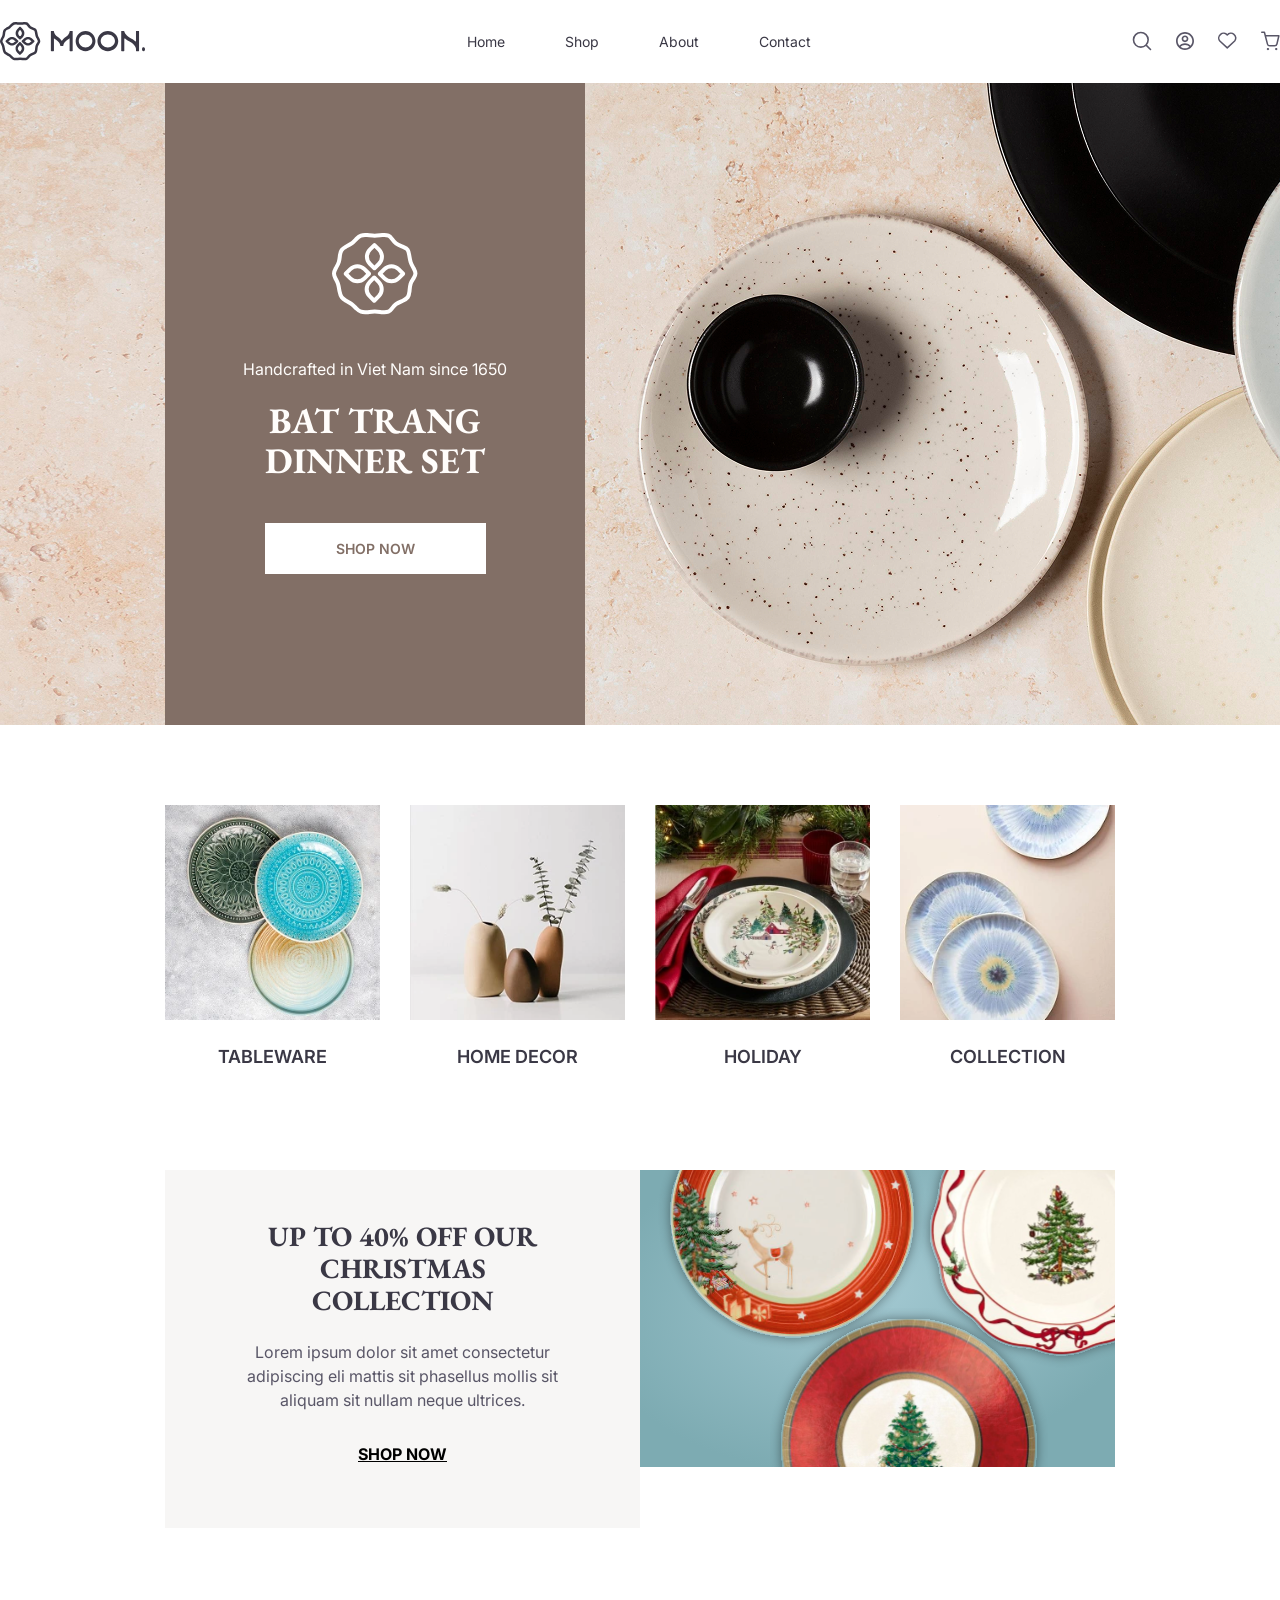
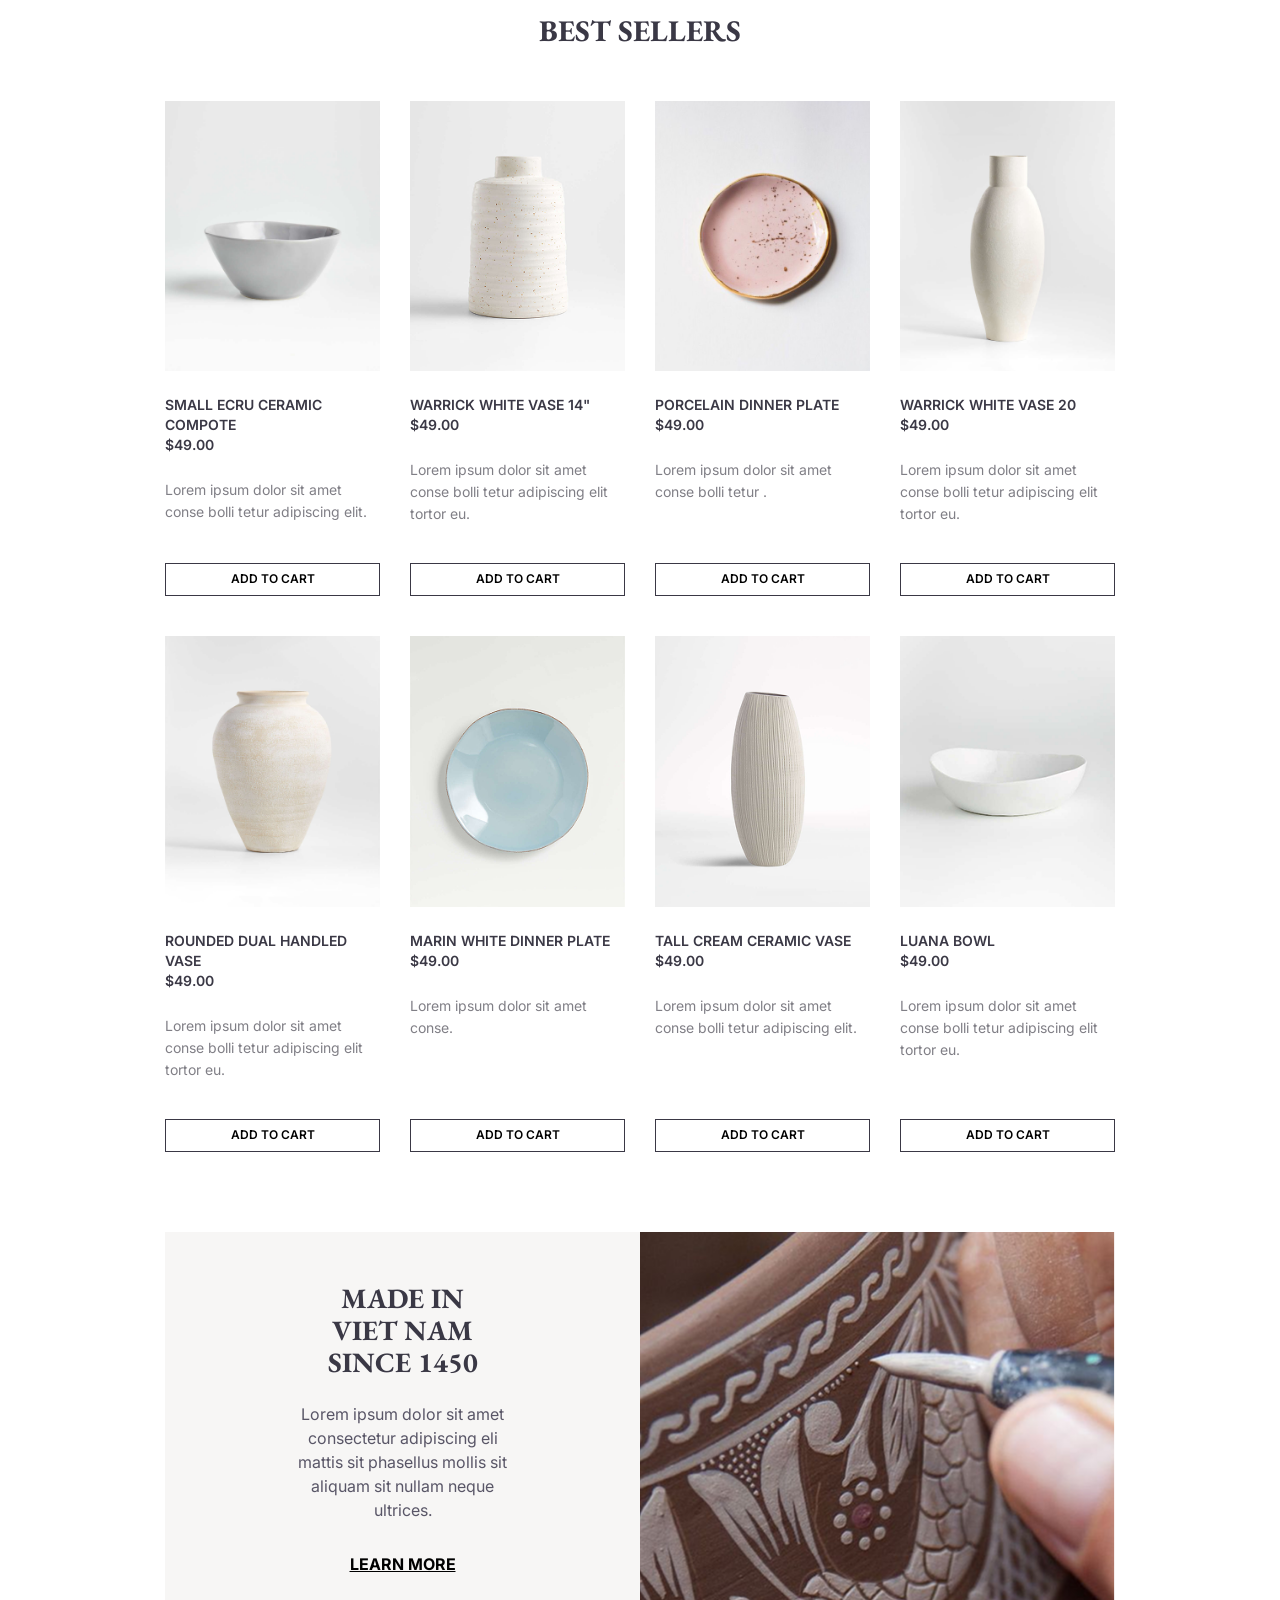
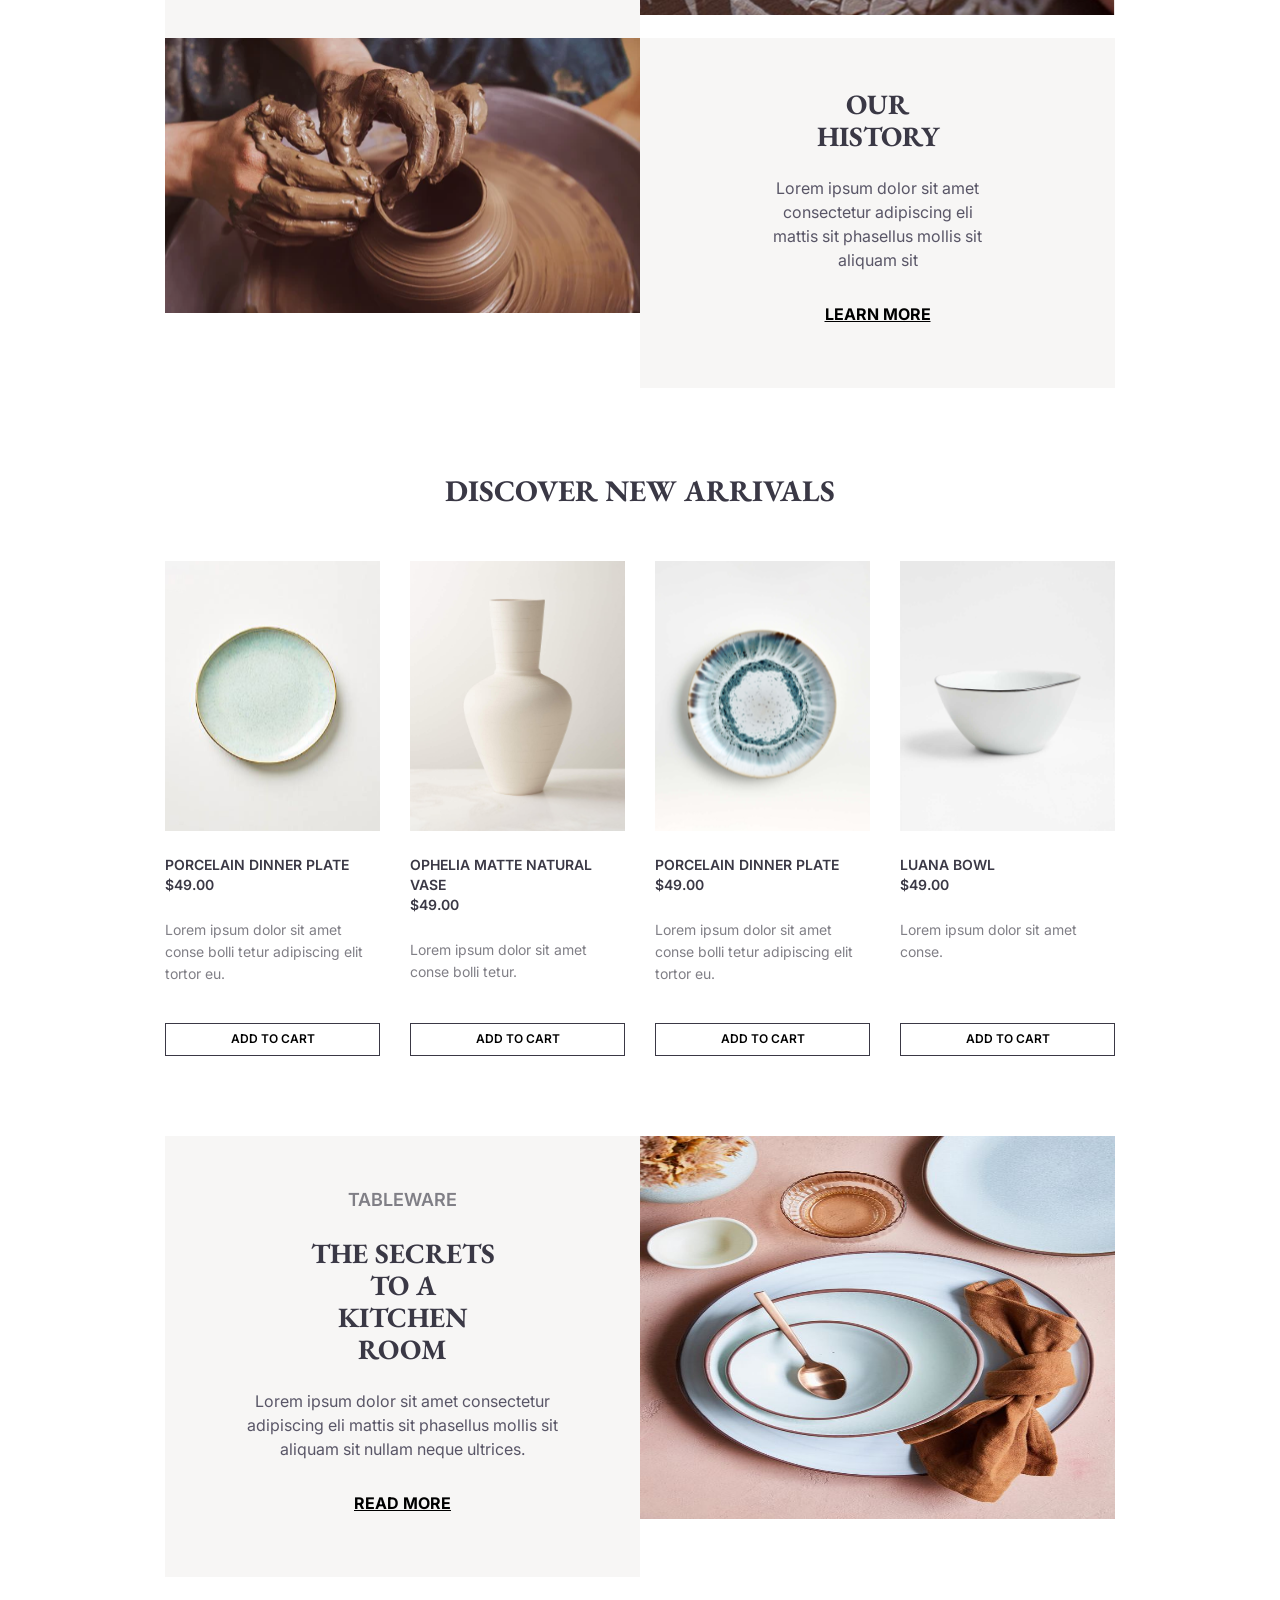
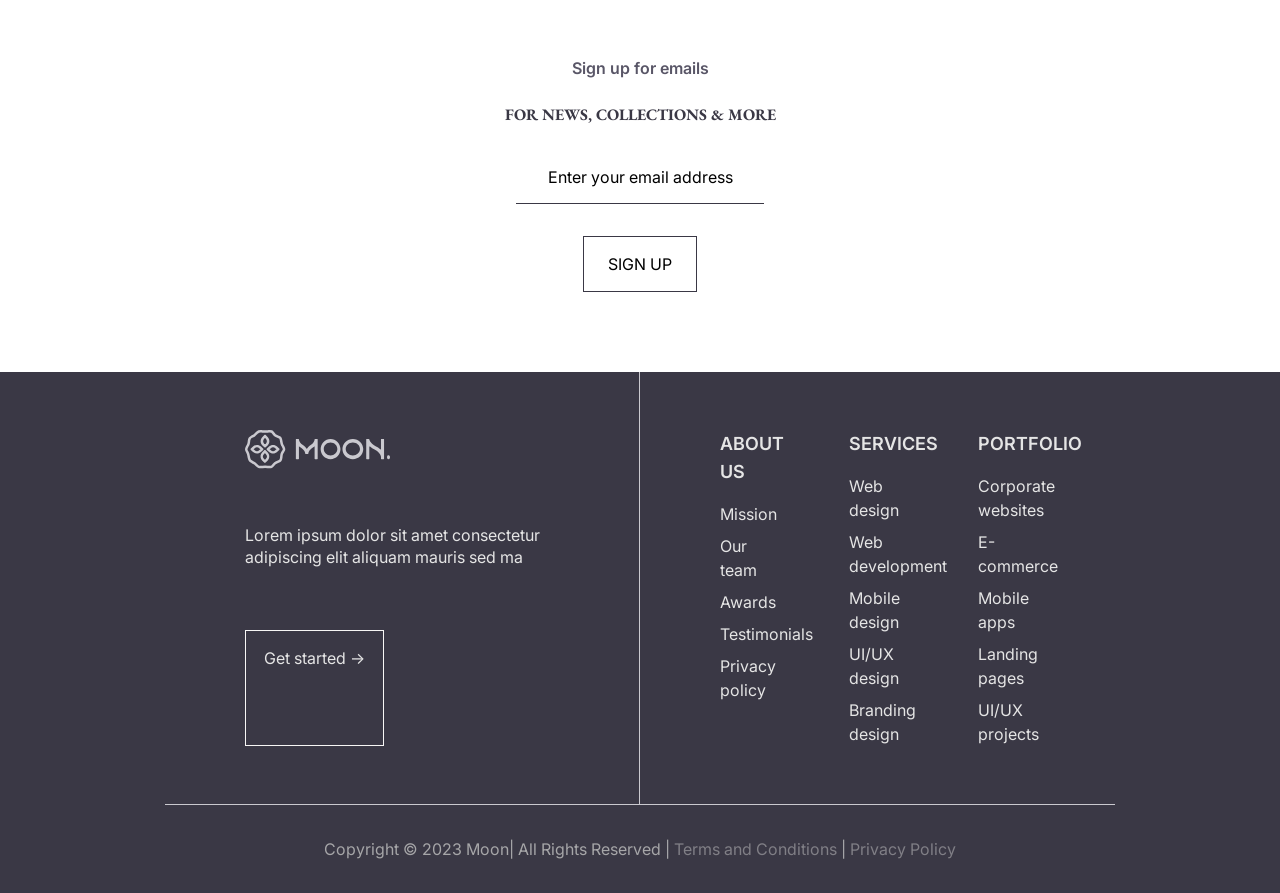
<file: index.html>
<!DOCTYPE html>
<html lang="en">

<head>
    <meta charset="UTF-8">
    <meta name="viewport" content="width=device-width, initial-scale=1.0">
    <title>Moon Ceramic-Furniture Store</title>
    <!-- google fonts -->
    <link rel="preconnect" href="https://fonts.googleapis.com">
    <link rel="preconnect" href="https://fonts.gstatic.com" crossorigin>
    <link
        href="https://fonts.googleapis.com/css2?family=EB+Garamond:ital,wght@0,400..800;1,400..800&family=Inter:ital,opsz,wght@0,14..32,100..900;1,14..32,100..900&display=swap"
        rel="stylesheet">
    <!-- Tailwind CSS -->
    <link rel="stylesheet" href="./assets/css/output.css">
</head>

<body class="font-inter">
    <header class="py-[21.84px]">
        <div class="container mx-auto flex justify-between items-center px-5 md:px-0">
            <div class="menu-icon block md:hidden">
                <img src="./assets/images/icons/Menu.svg" alt="menu icon">
            </div>
            <div class="logo">
                <img src="./assets/images/public/logo.svg" alt="logo">
            </div>
            <nav class="hidden md:block">
                <ul class="flex gap-15">
                    <li><a href="#" class="nav-link">Home</a></li>
                    <li><a href="#" class="nav-link">Shop</a></li>
                    <li><a href="./about.html" class="nav-link">About</a></li>
                    <li><a href="./contact.html" class="nav-link">Contact</a></li>
                </ul>
            </nav>
            <div class="icons flex gap-6">
                <img src="./assets/images/icons/Search.svg" alt="icon" class="hidden md:block">
                <img src="./assets/images/icons/Avatar.svg" alt="icon" class="hidden md:block">
                <img src="./assets/images/icons/Heart.svg" alt="icon" class="hidden md:block">
                <img src="./assets/images/icons/Shopping cart.svg" alt="icon">
            </div>
        </div>
    </header>
    <main>
        <div class="hero md:bg-[url(../images/public/hero.png)] bg-cover bg-center md:h-160.5">
            <div class="hero-img h-99.5 md:hidden block">
                <img src="./assets/images/public/hero.png" alt="hero image" class="w-full h-full object-cover">
            </div>
            <div
                class="md:ml-41.25 h-88.5 md:h-160.5 md:w-105 bg-[#826F66] flex flex-col md:gap-10.5 gap-7.5 justify-center items-center text-center px-8">
                <img src="./assets/images/public/Icon.svg" alt="">
                <div class="hero-text">
                    <p class="text-light leading-6">Handcrafted in Viet Nam since 1650</p>
                    <h1 class="pt-5 text-light font-bold font-heading text-4xl leading-10 tracking-[4%]">BAT TRANG
                        DINNER SET</h1>
                </div>
                <a href="#" class="text-[#826F66] bg-white py-3.75 px-17.75 font-semibold text-[14px] uppercase">shop
                    now</a>
            </div>
        </div>
        <!-- <div class="collection-section py-20 px-5.5 md:px-41.25">
            <div class="container flex gap-7.5 mx-auto flex-wrap">
                <div class="colection-item text-center lg:w-[calc((100%-90px)/4)] md:w-[calc((100%-30px)/2)] w-100">
                    <img class="w-full" src="./assets/images/collection/TableWare.webp" alt="collection product">
                    <h2 class="product-name">TableWare</h2>
                </div>
                <div class="colection-item text-center lg:w-[calc((100%-90px)/4)] md:w-[calc((100%-30px)/2)] w-100">
                    <img class="w-full" src="./assets/images/collection/Home_decor.webp" alt="collection product">
                    <h2 class="product-name">Home decor</h2>
                </div>
                <div class="colection-item text-center lg:w-[calc((100%-90px)/4)] md:w-[calc((100%-30px)/2)] w-100">
                    <img class="w-full" src="./assets/images/collection/holiday.webp" alt="collection product">
                    <h2 class="product-name">holiday</h2>
                </div>
                <div class="colection-item text-center lg:w-[calc((100%-90px)/4)] md:w-[calc((100%-30px)/2)] w-100">
                    <img class="w-full" src="./assets/images/collection/Collection.webp" alt="collection product">
                    <h2 class="product-name">Collection</h2>
                </div>
            </div>
        </div> -->
        <div class="collection-section py-7.5 md:py-20 px-5.5 md:px-41.25">
            <div class="container mx-auto">
                <div class="products-grid">
                    <div class="colection-item text-center">
                        <img class="w-full" src="./assets/images/collection/TableWare.webp" alt="collection product">
                        <h2 class="product-name">TableWare</h2>
                    </div>
                    <div class="colection-item text-center">
                        <img class="w-full" src="./assets/images/collection/Home_decor.webp" alt="collection product">
                        <h2 class="product-name">Home decor</h2>
                    </div>
                    <div class="colection-item text-center">
                        <img class="w-full" src="./assets/images/collection/holiday.webp" alt="collection product">
                        <h2 class="product-name">holiday</h2>
                    </div>
                    <div class="colection-item text-center">
                        <img class="w-full" src="./assets/images/collection/Collection.webp" alt="collection product">
                        <h2 class="product-name">Collection</h2>
                    </div>
                </div>

            </div>
        </div>

        <div class="christmas-collection px-5 lg:px-41.25">
            <div class="container mx-auto">
                <div class="grid grid-cols-1 lg:grid-cols-2">
                    <div
                        class="christmas-offer bg-bg-light flex flex-col gap-6 justify-center items-center px-2.5 md:px-16 pt-12.5">
                        <h2
                            class="text-center text-[28px] uppercase text-Primary-warm font-heading font-bold leading-8 tracking-[4%]">
                            Up to 40% off our Christmas collection</h2>
                        <div class="offer-content flex flex-col gap-8">
                            <p class=" text-paragrah text-center">
                                Lorem ipsum dolor sit amet consectetur adipiscing eli mattis sit phasellus mollis sit
                                aliquam sit nullam neque ultrices.
                            </p>
                            <a href=""
                                class="text-primary text-center uppercase underline font-bold leading-5 tracking-[6%] pb-16">shop
                                now</a>
                        </div>
                    </div>
                    <div class="christmas-image">
                        <img src="./assets/images/public/Christmas.svg" class="w-full" alt="christmas-offer">
                    </div>
                </div>
            </div>
        </div>

        <div class="best-sellers py-10 md:py-20 px-5 lg:px-41.25">
            <h2 class="section-title">Best sellers</h2>
            <div class="container mx-auto best-sellers-grid gap-y-10">
                <div class="product flex flex-col gap-9.5 justify-between">
                    <div class="product-info flex flex-col gap-6">
                        <img src="./assets/images/best_sellers/Image.png" alt="product" class="w-full">
                        <div class="product-details">
                            <h3 class="product-title">Small Ecru Ceramic Compote </h3>
                            <span class="price font-semibold text-[14px] text-Primary-warm">$49.00</span>
                        </div>
                        <p class="product-description text-[#807F86] text-[14px] leading-5.5">Lorem ipsum dolor sit
                            amet
                            conse bolli tetur adipiscing elit.</p>
                    </div>
                    <a href="#"
                        class="uppercase text-[12px] leading-[8%] font-semibold px-4.5 py-3.75 text-center border border-Primary-warm">Add
                        to cart</a>
                </div>
                <div class="product flex flex-col gap-9.5 justify-between">
                    <div class="product-info flex flex-col gap-6">
                        <img src="./assets/images/best_sellers/holden-vase.png" alt="product" class="w-full">
                        <div class="product-details">
                            <h3 class="product-title">Warrick White Vase 14" </h3>
                            <span class="price font-semibold text-[14px] text-Primary-warm">$49.00</span>
                        </div>
                        <p class="product-description text-[#807F86] text-[14px] leading-5.5">Lorem ipsum dolor sit amet
                            conse bolli tetur adipiscing elit tortor eu.</p>
                    </div>
                    <a href="#"
                        class="uppercase text-[12px] leading-[8%] font-semibold px-4.5 py-3.75 text-center border border-Primary-warm">Add
                        to cart</a>
                </div>
                <div class="product flex flex-col gap-9.5 justify-between">
                    <div class="product-info flex flex-col gap-6">
                        <img src="./assets/images/best_sellers/Image (1).png" alt="product" class="w-full">
                        <div class="product-details">
                            <h3 class="product-title">Porcelain Dinner Plate </h3>
                            <span class="price font-semibold text-[14px] text-Primary-warm">$49.00</span>
                        </div>
                        <p class="product-description text-[#807F86] text-[14px] leading-5.5">Lorem ipsum dolor sit amet
                            conse bolli tetur .</p>
                    </div>
                    <a href="#"
                        class="uppercase text-[12px] leading-[8%] font-semibold px-4.5 py-3.75 text-center border border-Primary-warm">Add
                        to cart</a>
                </div>
                <div class="product flex flex-col gap-9.5 justify-between">
                    <div class="product-info flex flex-col gap-6">
                        <img src="./assets/images/best_sellers/Image (2).png" alt="product" class="w-full">
                        <div class="product-details">
                            <h3 class="product-title">Warrick White Vase 20</h3>
                            <span class="price font-semibold text-[14px] text-Primary-warm">$49.00</span>
                        </div>
                        <p class="product-description text-[#807F86] text-[14px] leading-5.5">Lorem ipsum dolor sit amet
                            conse bolli tetur adipiscing elit tortor eu.</p>
                    </div>
                    <a href="#"
                        class="uppercase text-[12px] leading-[8%] font-semibold px-4.5 py-3.75 text-center border border-Primary-warm">Add
                        to cart</a>
                </div>
                <div class="product flex flex-col gap-9.5 justify-between">
                    <div class="product-info flex flex-col gap-6">
                        <img src="./assets/images/best_sellers/Image (3).png" alt="product" class="w-full">
                        <div class="product-details">
                            <h3 class="product-title">Rounded Dual Handled Vase</h3>
                            <span class="price font-semibold text-[14px] text-Primary-warm">$49.00</span>
                        </div>
                        <p class="product-description text-[#807F86] text-[14px] leading-5.5">Lorem ipsum dolor sit amet
                            conse bolli tetur adipiscing elit tortor eu.</p>
                    </div>
                    <a href="#"
                        class="uppercase text-[12px] leading-[8%] font-semibold px-4.5 py-3.75 text-center border border-Primary-warm">Add
                        to cart</a>
                </div>
                <div class="product flex flex-col gap-9.5 justify-between">
                    <div class="product-info flex flex-col gap-6">
                        <img src="./assets/images/best_sellers/marin-blue-salad-plate.png" alt="product" class="w-full">
                        <div class="product-details">
                            <h3 class="product-title">Marin White Dinner Plate</h3>
                            <span class="price font-semibold text-[14px] text-Primary-warm">$49.00</span>
                        </div>
                        <p class="product-description text-[#807F86] text-[14px] leading-5.5">Lorem ipsum dolor sit amet
                            conse.</p>
                    </div>
                    <a href="#"
                        class="uppercase text-[12px] leading-[8%] font-semibold px-4.5 py-3.75 text-center border border-Primary-warm">Add
                        to cart</a>
                </div>
                <div class="product flex flex-col gap-9.5 justify-between">
                    <div class="product-info flex flex-col gap-6">
                        <img src="./assets/images/best_sellers/alura-cream-tall-vase.png" alt="product" class="w-full">
                        <div class="product-details">
                            <h3 class="product-title">Tall Cream Ceramic Vase</h3>
                            <span class="price font-semibold text-[14px] text-Primary-warm">$49.00</span>
                        </div>
                        <p class="product-description text-[#807F86] text-[14px] leading-5.5">Lorem ipsum dolor sit amet
                            conse bolli tetur adipiscing elit.</p>
                    </div>
                    <a href="#"
                        class="uppercase text-[12px] leading-[8%] font-semibold px-4.5 py-3.75 text-center border border-Primary-warm">Add
                        to cart</a>
                </div>
                <div class="product flex flex-col gap-9.5 justify-between">
                    <div class="product-info flex flex-col gap-6">
                        <img src="./assets/images/best_sellers/mercer-low-bowl.png" alt="product" class="w-full">
                        <div class="product-details">
                            <h3 class="product-title">Luana Bowl</h3>
                            <span class="price font-semibold text-[14px] text-Primary-warm">$49.00</span>
                        </div>
                        <p class="product-description text-[#807F86] text-[14px] leading-5.5">Lorem ipsum dolor sit amet
                            conse bolli tetur adipiscing elit tortor eu.</p>
                    </div>
                    <a href="#"
                        class="uppercase text-[12px] leading-[8%] font-semibold px-4.5 py-3.75 text-center border border-Primary-warm">Add
                        to cart</a>
                </div>

            </div>
        </div>

        <div class="history-section px-5 lg:px-41.25">
            <div class="container mx-auto">
                <div class="grid grid-cols-1 lg:grid-cols-2">
                    <div class=" bg-bg-light flex flex-col gap-6 justify-center items-center px-2.5 md:px-16 pt-12.5">
                        <h2
                            class="px-[78.5px] text-center text-[28px] uppercase text-Primary-warm font-heading font-bold leading-8 tracking-[4%]">
                            Made in viet Nam
                            since 1450</h2>
                        <div class="flex flex-col gap-8 px-15">
                            <p class=" text-paragrah text-center">
                                Lorem ipsum dolor sit amet consectetur adipiscing eli mattis sit phasellus mollis sit
                                aliquam sit nullam neque ultrices.
                            </p>
                            <a href=""
                                class="text-primary text-center uppercase underline font-bold leading-5 tracking-[6%] pb-16">Learn
                                more</a>
                        </div>
                    </div>
                    <div class="history-image">
                        <img src="./assets/images/public/history.png" class="w-full" alt="history">
                    </div>
                    <div class="hidden md:block history-image">
                        <img src="./assets/images/public/pottery-wheel.svg" class="w-full" alt="wheel">
                    </div>
                    <div class=" bg-bg-light flex flex-col gap-6 justify-center items-center px-2.5 md:px-16 pt-12.5">
                        <h2
                            class="text-center text-[28px] uppercase text-Primary-warm font-heading font-bold leading-8 tracking-[4%] px-[78.5px]">
                            Our History</h2>
                        <div class="offer-content flex flex-col gap-8 px-15">
                            <p class=" text-paragrah text-center">
                                Lorem ipsum dolor sit amet consectetur adipiscing eli mattis sit phasellus mollis sit
                                aliquam sit
                            </p>
                            <a href=""
                                class="text-primary text-center uppercase underline font-bold leading-5 tracking-[6%] pb-16">Learn
                                more</a>
                        </div>
                    </div>
                    <div class="block md:hidden history-image">
                        <img src="./assets/images/public/pottery-wheel.svg" class="w-full" alt="wheel">
                    </div>
                </div>
            </div>
        </div>

        <div class="new-arrivals py-10 md:py-20 px-5 lg:px-41.25">
            <h2 class="section-title">Discover new arrivals</h2>
            <div class="container mx-auto best-sellers-grid gap-y-10">
                <div class="product flex flex-col gap-9.5 justify-between">
                    <div class="product-info flex flex-col gap-6">
                        <img src="./assets/images/new arrivals/green-plate.svg" alt="product" class="w-full">
                        <div class="product-details">
                            <h3 class="product-title">Porcelain Dinner Plate </h3>
                            <span class="price font-semibold text-[14px] text-Primary-warm">$49.00</span>
                        </div>
                        <p class="product-description text-[#807F86] text-[14px] leading-5.5">Lorem ipsum dolor sit amet
                            conse bolli tetur adipiscing elit tortor eu.</p>
                    </div>
                    <a href="#"
                        class="uppercase text-[12px] leading-[8%] font-semibold px-4.5 py-3.75 text-center border border-Primary-warm">Add
                        to cart</a>
                </div>
                <div class="product flex flex-col gap-9.5 justify-between">
                    <div class="product-info flex flex-col gap-6">
                        <img src="./assets/images/new arrivals/valo-matte-white-vase.svg" alt="product" class="w-full">
                        <div class="product-details">
                            <h3 class="product-title">Ophelia Matte Natural Vase</h3>
                            <span class="price font-semibold text-[14px] text-Primary-warm">$49.00</span>
                        </div>
                        <p class="product-description text-[#807F86] text-[14px] leading-5.5">Lorem ipsum dolor sit amet
                            conse bolli tetur.</p>
                    </div>
                    <a href="#"
                        class="uppercase text-[12px] leading-[8%] font-semibold px-4.5 py-3.75 text-center border border-Primary-warm">Add
                        to cart</a>
                </div>
                <div class="product flex flex-col gap-9.5 justify-between">
                    <div class="product-info flex flex-col gap-6">
                        <img src="./assets/images/new arrivals/multicolor.svg" alt="product" class="w-full">
                        <div class="product-details">
                            <h3 class="product-title">Porcelain Dinner Plate </h3>
                            <span class="price font-semibold text-[14px] text-Primary-warm">$49.00</span>
                        </div>
                        <p class="product-description text-[#807F86] text-[14px] leading-5.5">Lorem ipsum dolor sit amet
                            conse bolli tetur adipiscing elit tortor eu.</p>
                    </div>
                    <a href="#"
                        class="uppercase text-[12px] leading-[8%] font-semibold px-4.5 py-3.75 text-center border border-Primary-warm">Add
                        to cart</a>
                </div>
                <div class="product flex flex-col gap-9.5 justify-between">
                    <div class="product-info flex flex-col gap-6">
                        <img src="./assets/images/new arrivals/mercer-black-rim-bowl.svg" alt="product" class="w-full">
                        <div class="product-details">
                            <h3 class="product-title">Luana Bowl</h3>
                            <span class="price font-semibold text-[14px] text-Primary-warm">$49.00</span>
                        </div>
                        <p class="product-description text-[#807F86] text-[14px] leading-5.5">Lorem ipsum dolor sit amet
                            conse.</p>
                    </div>
                    <a href="#"
                        class="uppercase text-[12px] leading-[8%] font-semibold px-4.5 py-3.75 text-center border border-Primary-warm">Add
                        to cart</a>
                </div>

            </div>
        </div>

        <div class="blog-section px-5 lg:px-41.25">
            <div class="container mx-auto">
                <div class="grid grid-cols-1 lg:grid-cols-2">
                    <div class=" bg-bg-light flex flex-col gap-6 justify-center items-center px-2.5 md:px-16 pt-12.5">
                        <h3 class="font-semibold text-center text-[#807F86] text-[18px] uppercase">TableWare</h3>
                        <h2
                            class="px-[78.5px] text-center text-[28px] uppercase text-Primary-warm font-heading font-bold leading-8 tracking-[4%]">
                            The secrets to a kitchen room</h2>
                        <div class="flex flex-col gap-8">
                            <p class=" text-paragrah text-center">
                                Lorem ipsum dolor sit amet consectetur adipiscing eli mattis sit phasellus mollis sit
                                aliquam sit nullam neque ultrices.
                            </p>
                            <a href=""
                                class="text-primary text-center uppercase underline font-bold leading-5 tracking-[6%] pb-16">Read
                                more</a>
                        </div>
                    </div>
                    <div class="blog-image">
                        <img src="./assets/images/public/blog-section.jpg" class="w-full max-h-95.75" alt="blog">
                    </div>
                </div>
            </div>
        </div>

        <div class="signUp-section p-5 md:px-15 md:py-20">
            <div class="container mx-auto">
                <h3 class="text-paragrah font-semibold text-[16px] leading-5.5 text-center">Sign up for emails</h3>
                <h2 class="font-heading font-bold text-Primary-warm uppercase text-center py-6">For news, collections &
                    more</h2>
                <form action="" class="text-center flex flex-col gap-8 items-center">
                    <input class="md:py-3.5 border-b border-Primary-warm text-center w-fit" type="email" name="email"
                        id="email" title="email" placeholder="Enter your email address">
                    <button type="submit"
                        class="uppercase text-center btn py-3.75 px-6 border border-Primary-warm w-fit">
                        sign up
                    </button>
                </form>
            </div>
        </div>
    </main>
    <footer class="bg-Primary-warm lg:px-41.25 text-[#E5E5E5]">
        <div class="container mx-auto">
            <div class="footer-grid grid grid-cols-1 lg:grid-cols-2 ">
                <div class="footer-left-side px-20 py-14.5 grid grid-cols-1 gap-8 lg:border-r border-[#CAC9CF] border-b">
                    <div class="grid grid-cols-1 gap-6">
                        <img src="./assets/images/public/logo-light.svg" alt="logo">
                        <p class="font-normal leading-5.5">Lorem ipsum dolor sit amet consectetur adipiscing
                            elit aliquam mauris sed ma</p>
                    </div>
                    <a href="" class="border border-bg-light py-3.75 px-4.5 w-fit">Get started -></a>
                </div>
                <div
                    class="footer-right-side px-20 py-14.5 grid grid-cols-2 md:grid-cols-3 gap-12 md:gap-18 border-b border-[#CAC9CF]">
                    <!-- About Us -->
                    <div>
                        <h3 class="text-lg font-semibold mb-4">ABOUT US</h3>
                        <ul class="space-y-2">
                            <li><a href="#" class="hover:text-gray-400">Mission</a></li>
                            <li><a href="#" class="hover:text-gray-400">Our team</a></li>
                            <li><a href="#" class="hover:text-gray-400">Awards</a></li>
                            <li><a href="#" class="hover:text-gray-400">Testimonials</a></li>
                            <li><a href="#" class="hover:text-gray-400">Privacy policy</a></li>
                        </ul>
                    </div>

                    <!-- Services -->
                    <div>
                        <h3 class="text-lg font-semibold mb-4">SERVICES</h3>
                        <ul class="space-y-2">
                            <li><a href="#" class="hover:text-gray-400">Web design</a></li>
                            <li><a href="#" class="hover:text-gray-400">Web development</a></li>
                            <li><a href="#" class="hover:text-gray-400">Mobile design</a></li>
                            <li><a href="#" class="hover:text-gray-400">UI/UX design</a></li>
                            <li><a href="#" class="hover:text-gray-400">Branding design</a></li>
                        </ul>
                    </div>

                    <!-- Portfolio -->
                    <div>
                        <h3 class="text-lg font-semibold mb-4">PORTFOLIO</h3>
                        <ul class="space-y-2">
                            <li><a href="#" class="hover:text-gray-400">Corporate websites</a></li>
                            <li><a href="#" class="hover:text-gray-400">E-commerce</a></li>
                            <li><a href="#" class="hover:text-gray-400">Mobile apps</a></li>
                            <li><a href="#" class="hover:text-gray-400">Landing pages</a></li>
                            <li><a href="#" class="hover:text-gray-400">UI/UX projects</a></li>
                        </ul>
                    </div>

                </div>
            </div>
            <div class="text-center py-8">
                <p class="text-[#A6A6A8]">
                    Copyright © 2023 Moon| All Rights Reserved | <a href="" class="text-[#807F86]">Terms and Conditions</a> | <a
                        href="" class="text-[#807F86]">Privacy Policy</a>
                </p>
            </div>
        </div>
    </footer>
</body>

</html>
</file>
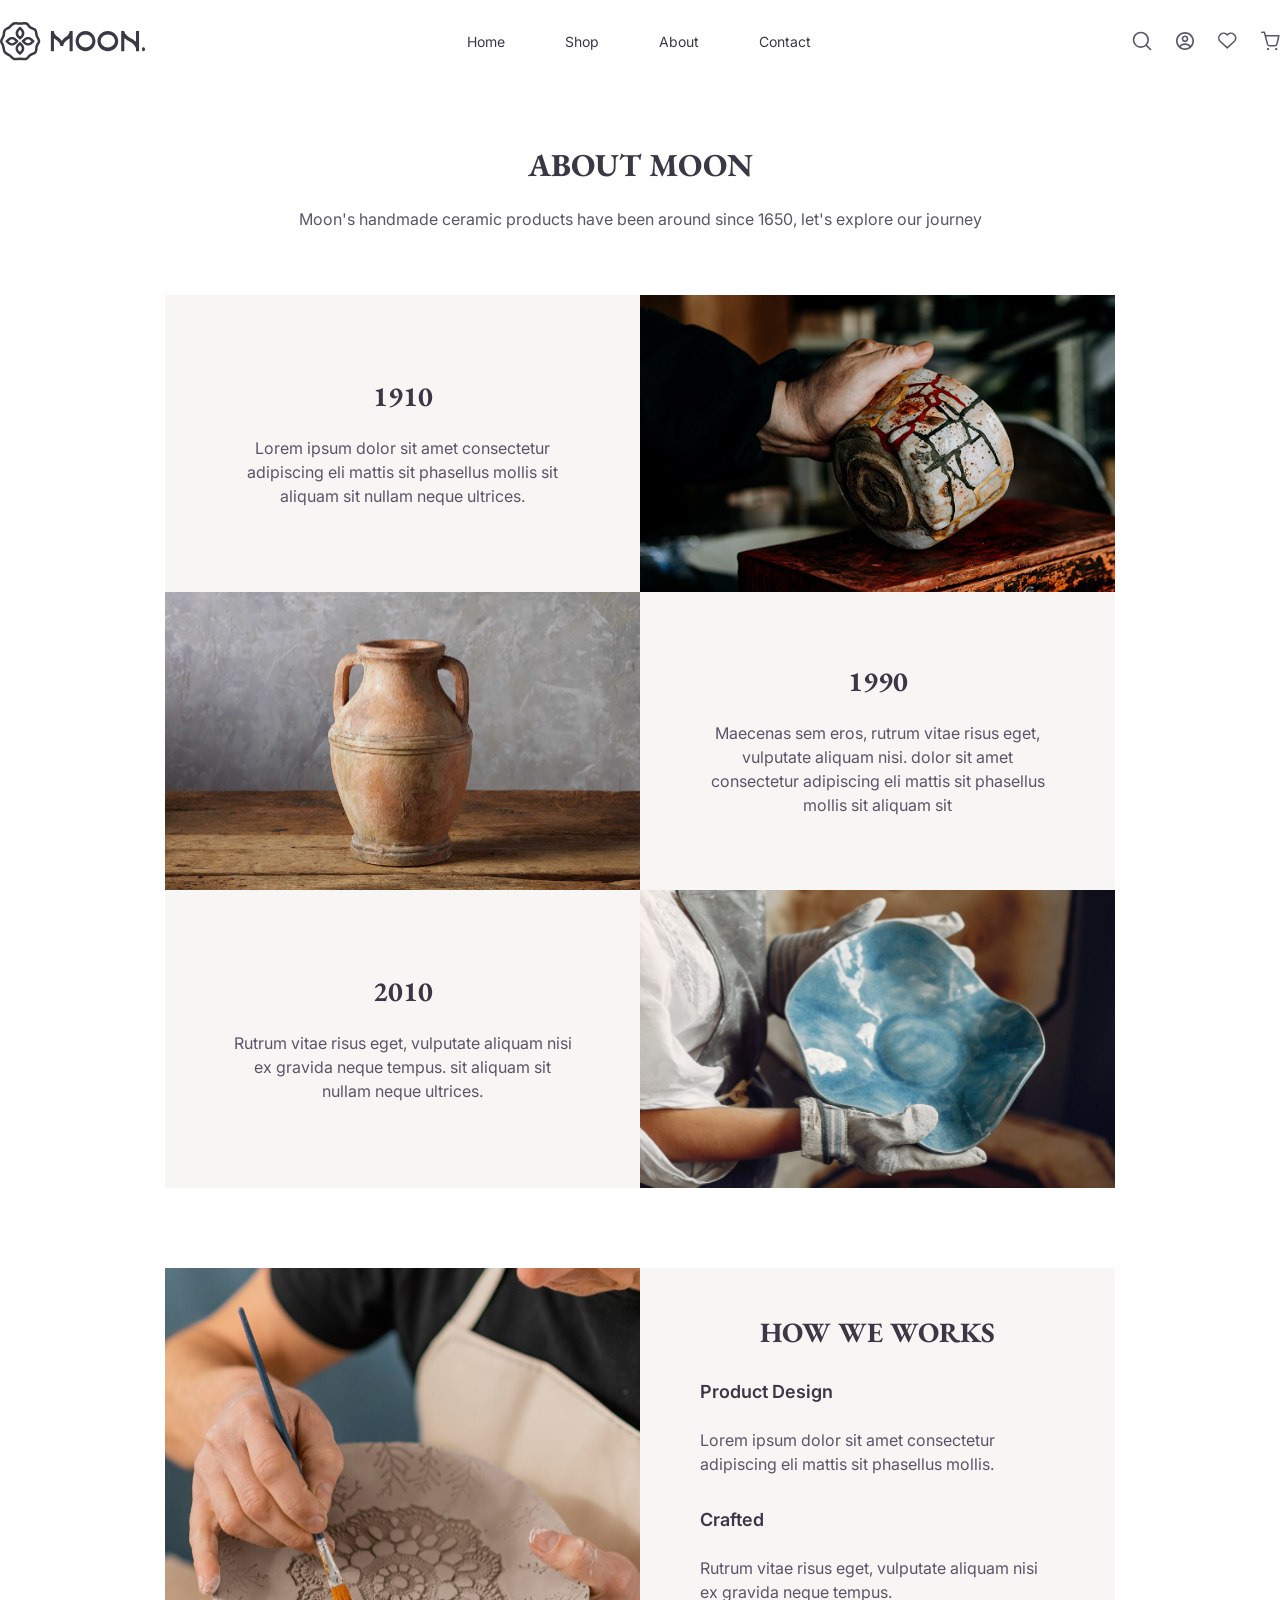
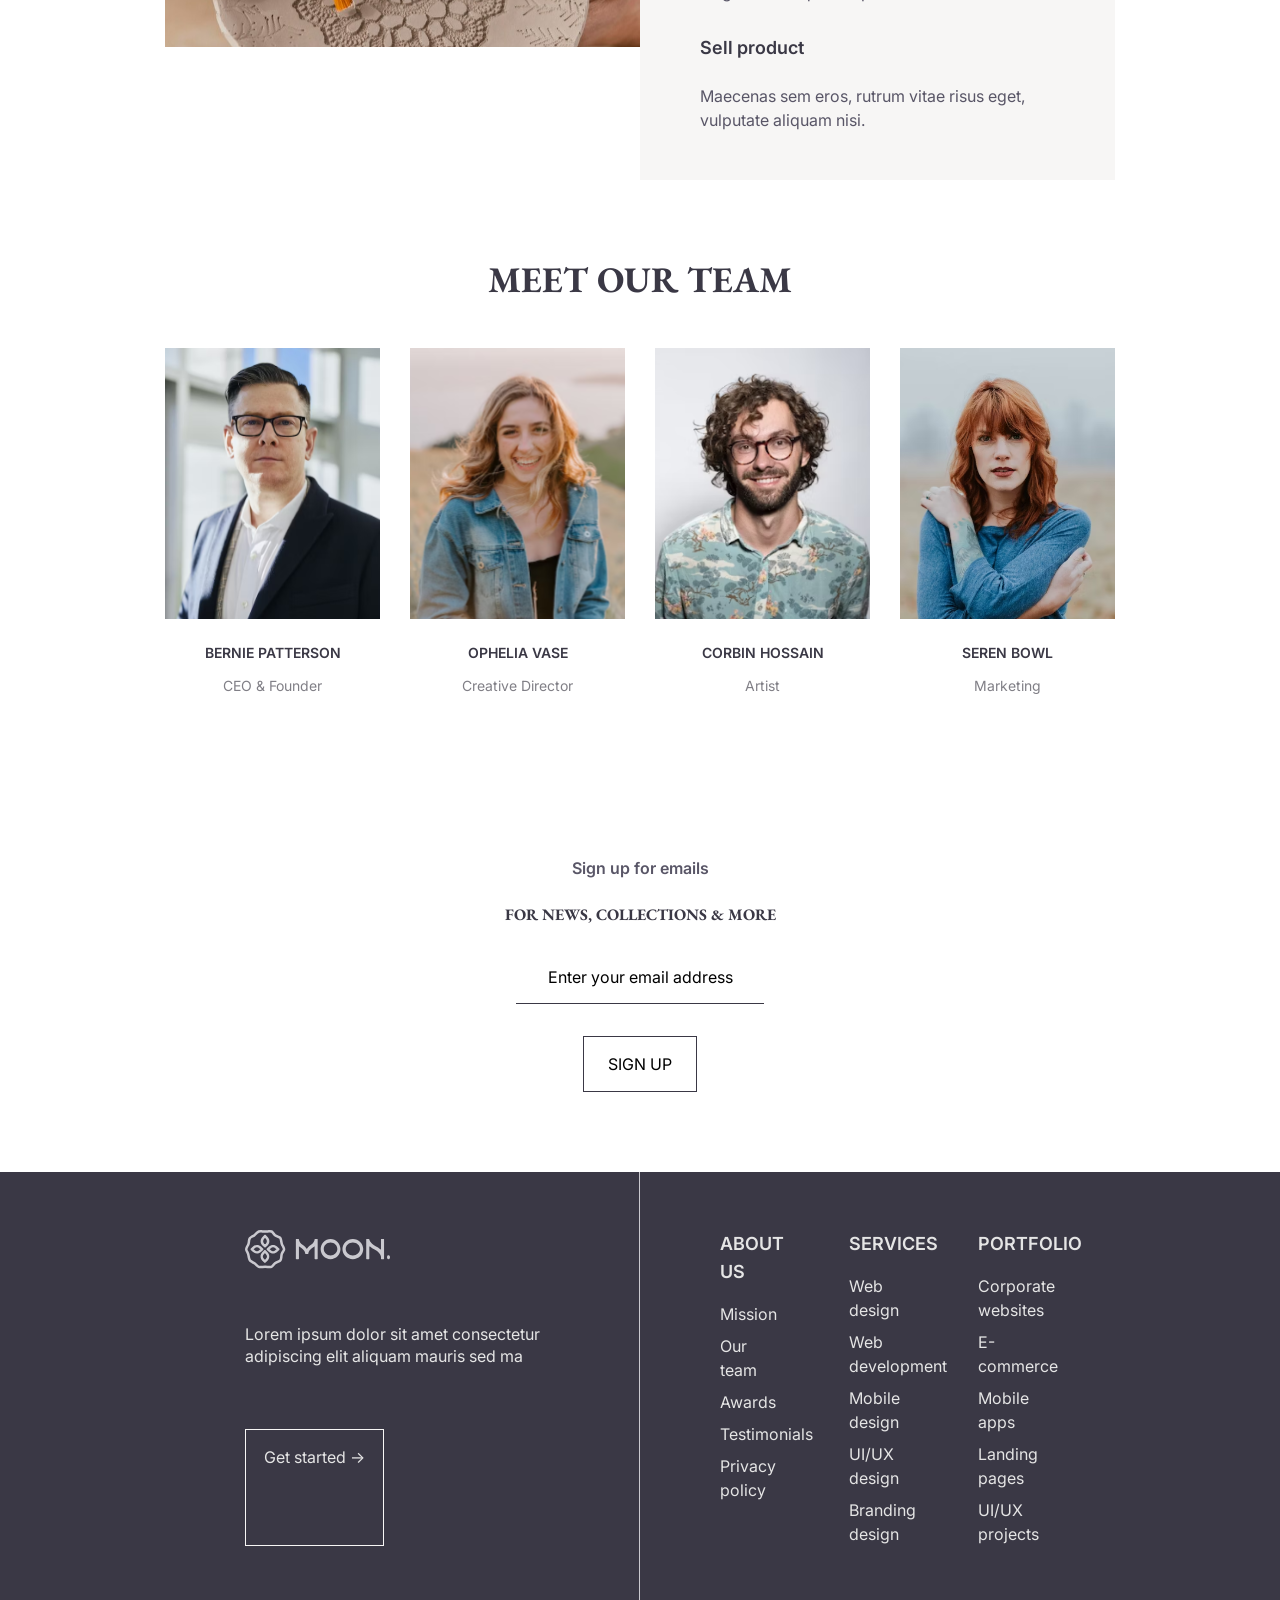
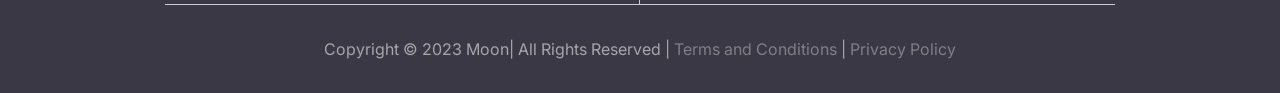
<file: about.html>
<!DOCTYPE html>
<html lang="en">

<head>
    <meta charset="UTF-8">
    <meta name="viewport" content="width=device-width, initial-scale=1.0">
    <title>Moon Ceramic-Furniture Store</title>
    <!-- google fonts -->
    <link rel="preconnect" href="https://fonts.googleapis.com">
    <link rel="preconnect" href="https://fonts.gstatic.com" crossorigin>
    <link
        href="https://fonts.googleapis.com/css2?family=EB+Garamond:ital,wght@0,400..800;1,400..800&family=Inter:ital,opsz,wght@0,14..32,100..900;1,14..32,100..900&display=swap"
        rel="stylesheet">
    <!-- Tailwind CSS -->
    <link rel="stylesheet" href="./assets/css/output.css">
</head>

<body class="font-inter">
    <header class="py-[21.84px]">
        <div class="container mx-auto flex justify-between items-center px-5 md:px-0">
            <div class="menu-icon block md:hidden">
                <img src="./assets/images/icons/Menu.svg" alt="menu icon">
            </div>
            <div class="logo">
                <img src="./assets/images/public/logo.svg" alt="logo">
            </div>
            <nav class="hidden md:block">
                <ul class="flex gap-15">
                    <li><a href="./index.html" class="nav-link">Home</a></li>
                    <li><a href="#" class="nav-link">Shop</a></li>
                    <li><a href="#" class="nav-link">About</a></li>
                    <li><a href="./contact.html" class="nav-link">Contact</a></li>
                </ul>
            </nav>
            <div class="icons flex gap-6">
                <img src="./assets/images/icons/Search.svg" alt="icon" class="hidden md:block">
                <img src="./assets/images/icons/Avatar.svg" alt="icon" class="hidden md:block">
                <img src="./assets/images/icons/Heart.svg" alt="icon" class="hidden md:block">
                <img src="./assets/images/icons/Shopping cart.svg" alt="icon">
            </div>
        </div>
    </header>
    <main>
        <div class="about-hero">
            <div class="container mx-auto">
                <div class="hero-text flex flex-col gap-6 py-16">
                    <h1 class="font-heading uppercase text-center font-bold text-[32px] leading-9 text-Primary-warm">
                        About
                        Moon</h1>
                    <p class="font-normal leading-6 text-center text-paragrah px-20">Moon's handmade ceramic products
                        have
                        been
                        around since 1650, let's explore our journey</p>
                </div>
            </div>
        </div>

        <div class="about-section px-5 lg:px-41.25">
            <div class="container mx-auto">
                <div class="grid grid-cols-1 lg:grid-cols-2">
                    <div class="block lg:hidden">
                        <img src="./assets/images/about/image 127.png" class="w-full" alt="history">
                    </div>
                    <div class=" bg-bg-light flex flex-col gap-6 justify-center items-center px-2.5 md:px-16 py-12">
                        <h2
                            class="px-[78.5px] text-center text-[28px] uppercase text-Primary-warm font-heading font-bold leading-8 tracking-[4%]">
                            1910</h2>
                        <div class="flex flex-col gap-8">
                            <p class=" text-paragrah text-center">
                                Lorem ipsum dolor sit amet consectetur adipiscing eli mattis sit phasellus mollis sit
                                aliquam sit nullam neque ultrices.
                            </p>
                        </div>
                    </div>
                    <div class="hidden lg:block">
                        <img src="./assets/images/about/image 127.png" class="w-full" alt="history">
                    </div>

                    <div class="block">
                        <img src="./assets/images/about/Image (1).svg" class="w-full" alt="wheel">
                    </div>
                    <div class="bg-bg-light flex flex-col gap-6 justify-center items-center px-2.5 md:px-16 py-12">
                        <h2
                            class="text-center text-[28px] uppercase text-Primary-warm font-heading font-bold leading-8 tracking-[4%] px-[78.5px]">
                            1990</h2>
                        <div class="offer-content flex flex-col gap-8">
                            <p class=" text-paragrah text-center">
                                Maecenas sem eros, rutrum vitae risus eget, vulputate aliquam nisi. dolor sit amet
                                consectetur adipiscing eli mattis sit phasellus mollis sit aliquam sit
                            </p>
                        </div>
                    </div>

                    <div class="block lg:hidden">
                        <img src="./assets/images/about/Image (2).svg" class="w-full" alt="wheel">
                    </div>
                    <div class="bg-bg-light flex flex-col gap-6 justify-center items-center px-2.5 md:px-16 py-12">
                        <h2
                            class="text-center text-[28px] uppercase text-Primary-warm font-heading font-bold leading-8 tracking-[4%] px-[78.5px]">
                            2010</h2>
                        <div class="offer-content flex flex-col gap-8">
                            <p class=" text-paragrah text-center">
                                Rutrum vitae risus eget, vulputate aliquam nisi ex gravida neque tempus. sit aliquam sit
                                nullam neque ultrices. </p>
                        </div>
                    </div>
                    <div class="hidden lg:block">
                        <img src="./assets/images/about/Image (2).svg" class="w-full" alt="wheel">
                    </div>
                </div>
            </div>
        </div>

        <div class="howWeWork-section px-5 lg:px-41.25 pt-12 lg:pt-20">
            <div class="container mx-auto">
                <div class="grid grid-cols-1 lg:grid-cols-2">
                    <div class="left-side-image">
                        <img src="./assets/images/about/Image (3).svg" class="w-full" alt="">
                    </div>
                    <div class="bg-bg-light flex flex-col gap-6 lg:gap-8 justify-center px-5 md:px-15 py-9 lg:py-12">
                        <h2
                            class="text-[28px] uppercase text-Primary-warm font-heading font-bold leading-8 tracking-[4%] lg:mx-auto">
                            How we works</h2>
                        <div class="flex flex-col lg:gap-6 gap-4">
                            <h3 class="font-semibold text-[18px] leading-6 text-[#3A3845]">Product Design</h3>
                            <p class="font-normal leading-6 text-[16px] text-paragrah">Lorem ipsum dolor sit amet
                                consectetur adipiscing eli mattis sit phasellus mollis.
                            </p>
                        </div>
                        <div class="flex flex-col lg:gap-6 gap-4">
                            <h3 class="font-semibold text-[18px] leading-6 text-[#3A3845]">Crafted</h3>
                            <p class="font-normal leading-6 text-[16px] text-paragrah">Rutrum vitae risus eget,
                                vulputate aliquam nisi ex gravida neque tempus.</p>
                        </div>
                        <div class="flex flex-col lg:gap-6 gap-4">
                            <h3 class="font-semibold text-[18px] leading-6 text-[#3A3845]">Sell product</h3>
                            <p class="font-normal leading-6 text-[16px] text-paragrah">Maecenas sem eros, rutrum
                                vitae risus eget, vulputate aliquam nisi.</p>
                        </div>
                    </div>
                </div>
            </div>
        </div>

        <div class="team-section py-20 px-41.25">
            <div class="container mx-auto text-center">
                <h2 class="text-4xl font-bold uppercase mb-12 text-Primary-warm font-heading">
                    Meet Our Team
                </h2>
                <!--  team members -->
                <div class="grid grid-cols-1 md:grid-cols-2 lg:grid-cols-4 gap-5 lg:gap-7.5">
                    <div class="flex flex-col items-center gap-6">
                        <img src="./assets/images/about/team/member1.svg" alt="Bernie PATTERSON">
                        <div class="member-info flex flex-col gap-3">
                            <h3 class="text-[14px] leading-5 tracking-[6%] uppercase font-semibold text-Primary-warm">
                                Bernie PATTERSON</h3>
                            <p class="text-[14px] leading-5.5 text-center text-[#807F86]">CEO & Founder</p>
                        </div>
                    </div>
                    <div class="flex flex-col items-center gap-6">
                        <img src="./assets/images/about/team/member2.svg" alt="Ophelia Vase">
                        <div class="member-info flex flex-col gap-3">
                            <h3 class="text-[14px] leading-5 tracking-[6%] uppercase font-semibold text-Primary-warm">
                                Ophelia Vase</h3>
                            <p class="text-[14px] leading-5.5 text-center text-[#807F86]">Creative Director</p>
                        </div>
                    </div>
                    <div class="flex flex-col items-center gap-6">
                        <img src="./assets/images/about/team/member4.png" alt="CorbiN HOSSAIN">
                        <div class="member-info flex flex-col gap-3">
                            <h3 class="text-[14px] leading-5 tracking-[6%] uppercase font-semibold text-Primary-warm">
                                CorbiN HOSSAIN</h3>
                            <p class="text-[14px] leading-5.5 text-center text-[#807F86]">Artist</p>
                        </div>
                    </div>
                    <div class="flex flex-col items-center gap-6">
                        <img src="./assets/images/about/team/member3.svg" alt="Seren Bowl">
                        <div class="member-info flex flex-col gap-3">
                            <h3 class="text-[14px] leading-5 tracking-[6%] uppercase font-semibold text-Primary-warm">
                                Seren Bowl</h3>
                            <p class="text-[14px] leading-5.5 text-center text-[#807F86]">Marketing</p>
                        </div>
                    </div>
                </div>
            </div>
        </div>

        <div class="signUp-section p-5 md:px-15 md:py-20">
            <div class="container mx-auto">
                <h3 class="text-paragrah font-semibold text-[16px] leading-5.5 text-center">Sign up for emails</h3>
                <h2 class="font-heading font-bold text-Primary-warm uppercase text-center py-6">For news, collections &
                    more</h2>
                <form action="" class="text-center flex flex-col gap-8 items-center">
                    <input class="md:py-3.5 border-b border-Primary-warm text-center w-fit" type="email" name="email"
                        id="email" title="email" placeholder="Enter your email address">
                    <button type="submit"
                        class="uppercase text-center btn py-3.75 px-6 border border-Primary-warm w-fit">
                        sign up
                    </button>
                </form>
            </div>
        </div>

    </main>
    <footer class="bg-Primary-warm lg:px-41.25 text-[#E5E5E5]">
        <div class="container mx-auto">
            <div class="footer-grid grid grid-cols-1 lg:grid-cols-2 ">
                <div
                    class="footer-left-side px-20 py-14.5 grid grid-cols-1 gap-8 lg:border-r border-[#CAC9CF] border-b">
                    <div class="grid grid-cols-1 gap-6">
                        <img src="./assets/images/public/logo-light.svg" alt="logo">
                        <p class="font-normal leading-5.5">Lorem ipsum dolor sit amet consectetur adipiscing
                            elit aliquam mauris sed ma</p>
                    </div>
                    <a href="" class="border border-bg-light py-3.75 px-4.5 w-fit">Get started -></a>
                </div>
                <div
                    class="footer-right-side px-20 py-14.5 grid grid-cols-2 md:grid-cols-3 gap-12 md:gap-18 border-b border-[#CAC9CF]">
                    <!-- About Us -->
                    <div>
                        <h3 class="text-lg font-semibold mb-4">ABOUT US</h3>
                        <ul class="space-y-2">
                            <li><a href="#" class="hover:text-gray-400">Mission</a></li>
                            <li><a href="#" class="hover:text-gray-400">Our team</a></li>
                            <li><a href="#" class="hover:text-gray-400">Awards</a></li>
                            <li><a href="#" class="hover:text-gray-400">Testimonials</a></li>
                            <li><a href="#" class="hover:text-gray-400">Privacy policy</a></li>
                        </ul>
                    </div>

                    <!-- Services -->
                    <div>
                        <h3 class="text-lg font-semibold mb-4">SERVICES</h3>
                        <ul class="space-y-2">
                            <li><a href="#" class="hover:text-gray-400">Web design</a></li>
                            <li><a href="#" class="hover:text-gray-400">Web development</a></li>
                            <li><a href="#" class="hover:text-gray-400">Mobile design</a></li>
                            <li><a href="#" class="hover:text-gray-400">UI/UX design</a></li>
                            <li><a href="#" class="hover:text-gray-400">Branding design</a></li>
                        </ul>
                    </div>

                    <!-- Portfolio -->
                    <div>
                        <h3 class="text-lg font-semibold mb-4">PORTFOLIO</h3>
                        <ul class="space-y-2">
                            <li><a href="#" class="hover:text-gray-400">Corporate websites</a></li>
                            <li><a href="#" class="hover:text-gray-400">E-commerce</a></li>
                            <li><a href="#" class="hover:text-gray-400">Mobile apps</a></li>
                            <li><a href="#" class="hover:text-gray-400">Landing pages</a></li>
                            <li><a href="#" class="hover:text-gray-400">UI/UX projects</a></li>
                        </ul>
                    </div>

                </div>
            </div>
            <div class="text-center py-8">
                <p class="text-[#A6A6A8]">
                    Copyright © 2023 Moon| All Rights Reserved | <a href="" class="text-[#807F86]">Terms and
                        Conditions</a> | <a href="" class="text-[#807F86]">Privacy Policy</a>
                </p>
            </div>
        </div>
    </footer>
</body>

</html>
</file>
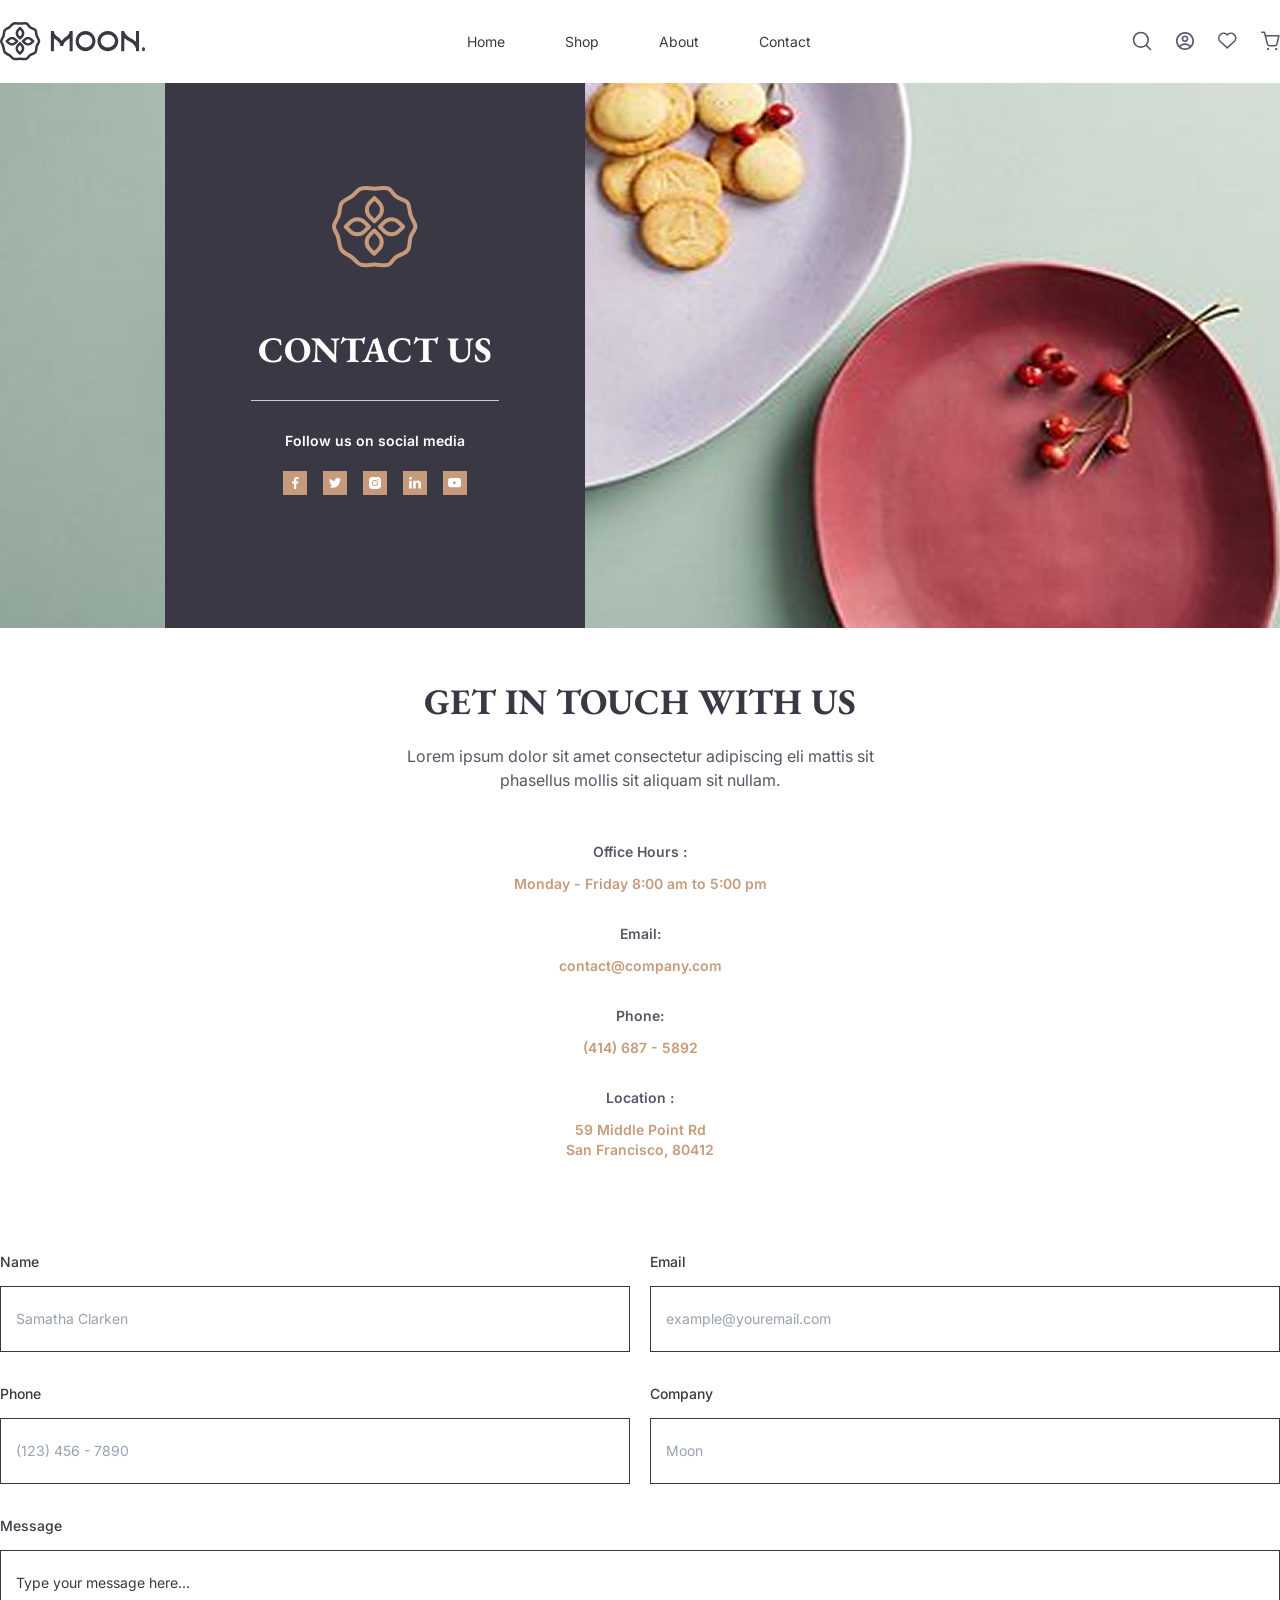
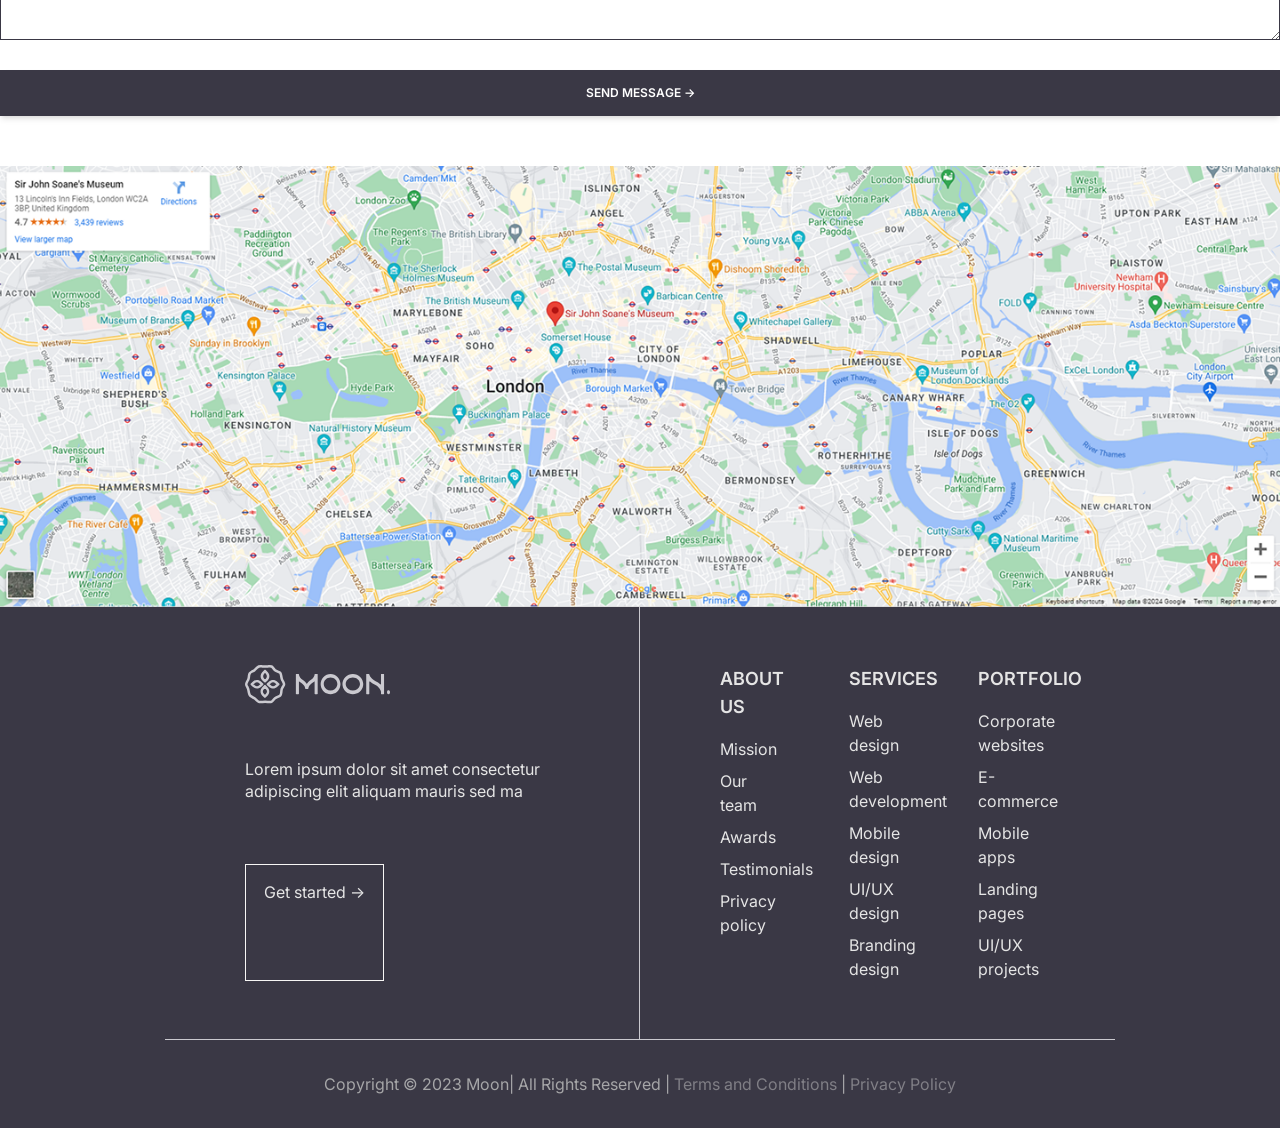
<file: contact.html>
<!DOCTYPE html>
<html lang="en">

<head>
    <meta charset="UTF-8">
    <meta name="viewport" content="width=device-width, initial-scale=1.0">
    <title>Moon Ceramic-Furniture Store</title>
    <!-- google fonts -->
    <link rel="preconnect" href="https://fonts.googleapis.com">
    <link rel="preconnect" href="https://fonts.gstatic.com" crossorigin>
    <link
        href="https://fonts.googleapis.com/css2?family=EB+Garamond:ital,wght@0,400..800;1,400..800&family=Inter:ital,opsz,wght@0,14..32,100..900;1,14..32,100..900&display=swap"
        rel="stylesheet">
    <!-- Tailwind CSS -->
    <link rel="stylesheet" href="./assets/css/output.css">
</head>

<body class="font-inter">
    <header class="py-[21.84px]">
        <div class="container mx-auto flex justify-between items-center px-5 md:px-0">
            <div class="menu-icon block md:hidden">
                <img src="./assets/images/icons/Menu.svg" alt="menu icon">
            </div>
            <div class="logo">
                <img src="./assets/images/public/logo.svg" alt="logo">
            </div>
            <nav class="hidden md:block">
                <ul class="flex gap-15">
                    <li><a href="./index.html" class="nav-link">Home</a></li>
                    <li><a href="#" class="nav-link">Shop</a></li>
                    <li><a href="./about.html" class="nav-link">About</a></li>
                    <li><a href="#" class="nav-link">Contact</a></li>
                </ul>
            </nav>
            <div class="icons flex gap-6">
                <img src="./assets/images/icons/Search.svg" alt="icon" class="hidden md:block">
                <img src="./assets/images/icons/Avatar.svg" alt="icon" class="hidden md:block">
                <img src="./assets/images/icons/Heart.svg" alt="icon" class="hidden md:block">
                <img src="./assets/images/icons/Shopping cart.svg" alt="icon">
            </div>
        </div>
    </header>
    <main>
        <div class="hero md:bg-[url(../images/public/contact-hero.png)] bg-cover">
            <div class="hero-img h-99.5 block md:hidden">
                <img src="./assets/images/public/contact-hero.png" alt="hero image" class="w-full h-full object-cover">
            </div>

            <div
                class="md:ml-41.25 h-88.5 md:h-136.25 md:w-105 bg-Primary-warm flex flex-col md:gap-10.5 gap-7.5 justify-center items-center text-center px-8">
                <img src="./assets/images/public/brownLogo.svg" alt="">
                <div class="hero-text flex flex-col gap-7.5">
                    <h1 class="pt-5 text-light font-bold font-heading text-4xl leading-10 tracking-[4%]">CONTACT US</h1>
                    <div class="socialMedia border-t border-[#CAC9CF] py-7.5">
                        <h4 class="text-[14px] leading-5 font-semibold text-center text-white mb-5">Follow us on social
                            media
                        </h4>
                        <ul class="grid grid-cols-5 gap-4 px-8">
                            <li class="w-6 h-6 bg-[#C69B7B] flex items-center justify-center">
                                <a href="#"><img src="./assets/images/icons/Facebook.svg" alt="facebook"></a>
                            </li>
                            <li class="w-6 h-6 bg-[#C69B7B] flex items-center justify-center">
                                <a href="#"><img src="./assets/images/icons/Twitter.svg" alt="twitter"></a>
                            </li>
                            <li class="w-6 h-6 bg-[#C69B7B] flex items-center justify-center">
                                <a href="#"><img src="./assets/images/icons/Instagram.svg" alt="Instagram"></a>
                            </li>
                            <li class="w-6 h-6 bg-[#C69B7B] flex items-center justify-center">
                                <a href="#"><img src="./assets/images/icons/LinkedIn.svg" alt="LinkedIn"></a>
                            </li>
                            <li class="w-6 h-6 bg-[#C69B7B] flex items-center justify-center">
                                <a href="#"><img src="./assets/images/icons/YouTube.svg" alt="YouTube"></a>
                            </li>
                        </ul>
                    </div>
                </div>
            </div>
        </div>

        <div class="contact-section py-10 md:py-12.5">
            <div class="container mx-auto">
                <div class="grid gap-12.5">
                    <div class="contact-text flex flex-col gap-4.5 text-center">
                        <h2
                            class="uppercase font-heading font-bold text-center text-[36px] leading-12 tracking-[2%] text-Primary-warm">
                            Get in touch with us
                        </h2>
                        <p class="text-paragrah leading-6 text-[16px] font-normal mx-auto max-w-125">Lorem ipsum dolor
                            sit
                            amet consectetur
                            adipiscing eli mattis sit phasellus mollis sit aliquam sit
                            nullam.</p>
                    </div>
                    <div class="contact-info flex flex-col gap-7.5 justify-center items-center">
                        <div class="text-center">
                            <h4 class="mb-3 text-[14px] text-paragrah font-semibold leading-5">Office Hours :</h4>
                            <h5 class="font-semibold text-[#C69B7B] leading-5 text-[14px]">Monday - Friday 8:00 am to
                                5:00
                                pm</h5>
                        </div>
                        <div class="text-center">
                            <h4 class="mb-3 text-[14px] text-paragrah font-semibold leading-5">Email:</h4>
                            <h5 class="font-semibold text-[#C69B7B] leading-5 text-[14px]">contact@company.com</h5>
                        </div>
                        <div class="text-center">
                            <h4 class="mb-3 text-[14px] text-paragrah font-semibold leading-5">Phone:</h4>
                            <h5 class="font-semibold text-[#C69B7B] leading-5 text-[14px]">(414) 687 - 5892</h5>
                        </div>
                        <div class="text-center">
                            <h4 class="mb-3 text-[14px] text-paragrah font-semibold leading-5">Location :</h4>
                            <h5 class="font-semibold text-[#C69B7B] leading-5 text-[14px]">59 Middle Point Rd
                                <br>San Francisco, 80412
                            </h5>
                        </div>
                    </div>
                    <form action="">
                        <div class="contact-form mt-10 grid grid-cols-1 sm:grid-cols-6 gap-x-5 gap-y-7.5">
                            <div class="sm:col-span-3">
                                <label for="name" class="block text-sm/6 font-medium text-Primary-warm mb-3">
                                    Name</label>
                                <div class="mt-2">
                                    <input id="name" type="text" name="name" placeholder="Samatha Clarken"
                                        class="block w-full px-4 py-5.25 text-base text-Primary-warm outline-1 -outline-offset-1 outline-Primary-warm placeholder:text-gray-400 focus:outline-2 focus:-outline-offset-2 focus:outline-Primary-warm sm:text-sm/6" />
                                </div>
                            </div>
                            <div class="sm:col-span-3">
                                <label for="email"
                                    class="block text-sm/6 font-medium text-Primary-warm mb-3">Email</label>
                                <div class="mt-2">
                                    <input id="email" type="email" name="email" placeholder="example@youremail.com"
                                        class="block w-full px-4 py-5.25 text-base text-Primary-warm outline-1 -outline-offset-1 outline-Primary-warm placeholder:text-gray-400 focus:outline-2 focus:-outline-offset-2 focus:outline-Primary-warm sm:text-sm/6" />
                                </div>
                            </div>
                            <div class="sm:col-span-3">
                                <label for="phone" class="block text-sm/6 font-medium text-Primary-warm mb-3">
                                    Phone</label>
                                <div class="mt-2">
                                    <input id="phone" type="tel" name="phone" placeholder="(123) 456 - 7890"
                                        class="block w-full px-4 py-5.25 text-base text-Primary-warm outline-1 -outline-offset-1 placeholder:text-gray-400 focus:outline-2 focus:-outline-offset-2 outline-Primary-warm sm:text-sm/6" />
                                </div>
                            </div>
                            <div class="sm:col-span-3">
                                <label for="company"
                                    class="block text-sm/6 font-medium text-Primary-warm mb-3">Company</label>
                                <div class="mt-2">
                                    <input id="company" type="text" name="company" placeholder="Moon"
                                        class="block w-full px-4 py-5.25 text-base text-Primary-warm outline-1 -outline-offset-1 placeholder:text-gray-400 focus:outline-2 focus:-outline-offset-2 outline-Primary-warm sm:text-sm/6" />
                                </div>
                            </div>
                            <div class="sm:col-span-6">
                                <label for="message"
                                    class="block text-sm/6 font-medium text-Primary-warm mb-3">Message</label>
                                <div class="mt-2">
                                    <textarea name="" id="message"
                                        class="block w-full px-4 py-5.25 text-base text-Primary-warm outline-1 -outline-offset-1 outline-Primary-warm placeholder:text-gray-400 focus:outline-2 focus:-outline-offset-2 focus:outline-Primary-warm sm:text-sm/6">Type your message here...</textarea>
                                </div>
                            </div>
                            <button type="submit"
                                class="sm:col-span-6 uppercase bg-Primary-warm py-3.5 px-6 text-[12px] font-semibold text-white shadow-md">
                                Send message ->
                            </button>
                        </div>
                    </form>
                </div>
            </div>
        </div>

        <div class="map">
            <img src="./assets/images/public/map.png" alt="map" class="w-full">
        </div>
    </main>
    <footer class="bg-Primary-warm lg:px-41.25 text-[#E5E5E5]">
        <div class="container mx-auto">
            <div class="footer-grid grid grid-cols-1 lg:grid-cols-2 ">
                <div
                    class="footer-left-side px-20 py-14.5 grid grid-cols-1 gap-8 lg:border-r border-[#CAC9CF] border-b">
                    <div class="grid grid-cols-1 gap-6">
                        <img src="./assets/images/public/logo-light.svg" alt="logo">
                        <p class="font-normal leading-5.5">Lorem ipsum dolor sit amet consectetur adipiscing
                            elit aliquam mauris sed ma</p>
                    </div>
                    <a href="" class="border border-bg-light py-3.75 px-4.5 w-fit">Get started -></a>
                </div>
                <div
                    class="footer-right-side px-20 py-14.5 grid grid-cols-2 md:grid-cols-3 gap-12 md:gap-18 border-b border-[#CAC9CF]">
                    <!-- About Us -->
                    <div>
                        <h3 class="text-lg font-semibold mb-4">ABOUT US</h3>
                        <ul class="space-y-2">
                            <li><a href="#" class="hover:text-gray-400">Mission</a></li>
                            <li><a href="#" class="hover:text-gray-400">Our team</a></li>
                            <li><a href="#" class="hover:text-gray-400">Awards</a></li>
                            <li><a href="#" class="hover:text-gray-400">Testimonials</a></li>
                            <li><a href="#" class="hover:text-gray-400">Privacy policy</a></li>
                        </ul>
                    </div>

                    <!-- Services -->
                    <div>
                        <h3 class="text-lg font-semibold mb-4">SERVICES</h3>
                        <ul class="space-y-2">
                            <li><a href="#" class="hover:text-gray-400">Web design</a></li>
                            <li><a href="#" class="hover:text-gray-400">Web development</a></li>
                            <li><a href="#" class="hover:text-gray-400">Mobile design</a></li>
                            <li><a href="#" class="hover:text-gray-400">UI/UX design</a></li>
                            <li><a href="#" class="hover:text-gray-400">Branding design</a></li>
                        </ul>
                    </div>

                    <!-- Portfolio -->
                    <div>
                        <h3 class="text-lg font-semibold mb-4">PORTFOLIO</h3>
                        <ul class="space-y-2">
                            <li><a href="#" class="hover:text-gray-400">Corporate websites</a></li>
                            <li><a href="#" class="hover:text-gray-400">E-commerce</a></li>
                            <li><a href="#" class="hover:text-gray-400">Mobile apps</a></li>
                            <li><a href="#" class="hover:text-gray-400">Landing pages</a></li>
                            <li><a href="#" class="hover:text-gray-400">UI/UX projects</a></li>
                        </ul>
                    </div>

                </div>
            </div>
            <div class="text-center py-8">
                <p class="text-[#A6A6A8]">
                    Copyright © 2023 Moon| All Rights Reserved | <a href="" class="text-[#807F86]">Terms and
                        Conditions</a> | <a href="" class="text-[#807F86]">Privacy Policy</a>
                </p>
            </div>
        </div>
    </footer>
</body>

</html>
</file>
<file: assets/css/output.css>
/*! tailwindcss v4.1.18 | MIT License | https://tailwindcss.com */
@layer properties;
@layer theme, base, components, utilities;
@layer theme {
  :root, :host {
    --font-sans: ui-sans-serif, system-ui, sans-serif, "Apple Color Emoji",
      "Segoe UI Emoji", "Segoe UI Symbol", "Noto Color Emoji";
    --font-mono: ui-monospace, SFMono-Regular, Menlo, Monaco, Consolas, "Liberation Mono",
      "Courier New", monospace;
    --color-yellow-600: oklch(68.1% 0.162 75.834);
    --color-yellow-700: oklch(55.4% 0.135 66.442);
    --color-indigo-500: oklch(58.5% 0.233 277.117);
    --color-indigo-600: oklch(51.1% 0.262 276.966);
    --color-gray-50: oklch(98.5% 0.002 247.839);
    --color-gray-300: oklch(87.2% 0.01 258.338);
    --color-gray-400: oklch(70.7% 0.022 261.325);
    --color-gray-500: oklch(55.1% 0.027 264.364);
    --color-gray-700: oklch(37.3% 0.034 259.733);
    --color-gray-800: oklch(27.8% 0.033 256.848);
    --color-gray-900: oklch(21% 0.034 264.665);
    --color-white: #fff;
    --spacing: 0.25rem;
    --container-6xl: 72rem;
    --text-sm: 0.875rem;
    --text-sm--line-height: calc(1.25 / 0.875);
    --text-base: 1rem;
    --text-base--line-height: calc(1.5 / 1);
    --text-lg: 1.125rem;
    --text-lg--line-height: calc(1.75 / 1.125);
    --text-xl: 1.25rem;
    --text-xl--line-height: calc(1.75 / 1.25);
    --text-2xl: 1.5rem;
    --text-2xl--line-height: calc(2 / 1.5);
    --text-3xl: 1.875rem;
    --text-3xl--line-height: calc(2.25 / 1.875);
    --text-4xl: 2.25rem;
    --text-4xl--line-height: calc(2.5 / 2.25);
    --font-weight-normal: 400;
    --font-weight-medium: 500;
    --font-weight-semibold: 600;
    --font-weight-bold: 700;
    --radius-md: 0.375rem;
    --radius-lg: 0.5rem;
    --default-transition-duration: 150ms;
    --default-transition-timing-function: cubic-bezier(0.4, 0, 0.2, 1);
    --default-font-family: var(--font-sans);
    --default-mono-font-family: var(--font-mono);
    --font-inter: "Inter";
    --font-heading: "EB Garamond";
    --color-Primary-warm: #3a3845;
    --color-paragrah: #595667;
    --color-light: #fffdfb;
    --color-bg-light: #F7F6F5;
  }
}
@layer base {
  *, ::after, ::before, ::backdrop, ::file-selector-button {
    box-sizing: border-box;
    margin: 0;
    padding: 0;
    border: 0 solid;
  }
  html, :host {
    line-height: 1.5;
    -webkit-text-size-adjust: 100%;
    tab-size: 4;
    font-family: var(--default-font-family, ui-sans-serif, system-ui, sans-serif, "Apple Color Emoji", "Segoe UI Emoji", "Segoe UI Symbol", "Noto Color Emoji");
    font-feature-settings: var(--default-font-feature-settings, normal);
    font-variation-settings: var(--default-font-variation-settings, normal);
    -webkit-tap-highlight-color: transparent;
  }
  hr {
    height: 0;
    color: inherit;
    border-top-width: 1px;
  }
  abbr:where([title]) {
    -webkit-text-decoration: underline dotted;
    text-decoration: underline dotted;
  }
  h1, h2, h3, h4, h5, h6 {
    font-size: inherit;
    font-weight: inherit;
  }
  a {
    color: inherit;
    -webkit-text-decoration: inherit;
    text-decoration: inherit;
  }
  b, strong {
    font-weight: bolder;
  }
  code, kbd, samp, pre {
    font-family: var(--default-mono-font-family, ui-monospace, SFMono-Regular, Menlo, Monaco, Consolas, "Liberation Mono", "Courier New", monospace);
    font-feature-settings: var(--default-mono-font-feature-settings, normal);
    font-variation-settings: var(--default-mono-font-variation-settings, normal);
    font-size: 1em;
  }
  small {
    font-size: 80%;
  }
  sub, sup {
    font-size: 75%;
    line-height: 0;
    position: relative;
    vertical-align: baseline;
  }
  sub {
    bottom: -0.25em;
  }
  sup {
    top: -0.5em;
  }
  table {
    text-indent: 0;
    border-color: inherit;
    border-collapse: collapse;
  }
  :-moz-focusring {
    outline: auto;
  }
  progress {
    vertical-align: baseline;
  }
  summary {
    display: list-item;
  }
  ol, ul, menu {
    list-style: none;
  }
  img, svg, video, canvas, audio, iframe, embed, object {
    display: block;
    vertical-align: middle;
  }
  img, video {
    max-width: 100%;
    height: auto;
  }
  button, input, select, optgroup, textarea, ::file-selector-button {
    font: inherit;
    font-feature-settings: inherit;
    font-variation-settings: inherit;
    letter-spacing: inherit;
    color: inherit;
    border-radius: 0;
    background-color: transparent;
    opacity: 1;
  }
  :where(select:is([multiple], [size])) optgroup {
    font-weight: bolder;
  }
  :where(select:is([multiple], [size])) optgroup option {
    padding-inline-start: 20px;
  }
  ::file-selector-button {
    margin-inline-end: 4px;
  }
  ::placeholder {
    opacity: 1;
  }
  @supports (not (-webkit-appearance: -apple-pay-button))  or (contain-intrinsic-size: 1px) {
    ::placeholder {
      color: currentcolor;
      @supports (color: color-mix(in lab, red, red)) {
        color: color-mix(in oklab, currentcolor 50%, transparent);
      }
    }
  }
  textarea {
    resize: vertical;
  }
  ::-webkit-search-decoration {
    -webkit-appearance: none;
  }
  ::-webkit-date-and-time-value {
    min-height: 1lh;
    text-align: inherit;
  }
  ::-webkit-datetime-edit {
    display: inline-flex;
  }
  ::-webkit-datetime-edit-fields-wrapper {
    padding: 0;
  }
  ::-webkit-datetime-edit, ::-webkit-datetime-edit-year-field, ::-webkit-datetime-edit-month-field, ::-webkit-datetime-edit-day-field, ::-webkit-datetime-edit-hour-field, ::-webkit-datetime-edit-minute-field, ::-webkit-datetime-edit-second-field, ::-webkit-datetime-edit-millisecond-field, ::-webkit-datetime-edit-meridiem-field {
    padding-block: 0;
  }
  ::-webkit-calendar-picker-indicator {
    line-height: 1;
  }
  :-moz-ui-invalid {
    box-shadow: none;
  }
  button, input:where([type="button"], [type="reset"], [type="submit"]), ::file-selector-button {
    appearance: button;
  }
  ::-webkit-inner-spin-button, ::-webkit-outer-spin-button {
    height: auto;
  }
  [hidden]:where(:not([hidden="until-found"])) {
    display: none !important;
  }
}
@layer utilities {
  .col-span-3 {
    grid-column: span 3 / span 3;
  }
  .container {
    width: 100%;
    @media (width >= 40rem) {
      max-width: 40rem;
    }
    @media (width >= 48rem) {
      max-width: 48rem;
    }
    @media (width >= 64rem) {
      max-width: 64rem;
    }
    @media (width >= 80rem) {
      max-width: 80rem;
    }
    @media (width >= 96rem) {
      max-width: 96rem;
    }
  }
  .mx-auto {
    margin-inline: auto;
  }
  .mt-2 {
    margin-top: calc(var(--spacing) * 2);
  }
  .mt-10 {
    margin-top: calc(var(--spacing) * 10);
  }
  .mb-3 {
    margin-bottom: calc(var(--spacing) * 3);
  }
  .mb-4 {
    margin-bottom: calc(var(--spacing) * 4);
  }
  .mb-5 {
    margin-bottom: calc(var(--spacing) * 5);
  }
  .mb-10 {
    margin-bottom: calc(var(--spacing) * 10);
  }
  .mb-12 {
    margin-bottom: calc(var(--spacing) * 12);
  }
  .mb-\[50\] {
    margin-bottom: 50;
  }
  .mb-\[50px\] {
    margin-bottom: 50px;
  }
  .block {
    display: block;
  }
  .flex {
    display: flex;
  }
  .grid {
    display: grid;
  }
  .hidden {
    display: none;
  }
  .table {
    display: table;
  }
  .h-6 {
    height: calc(var(--spacing) * 6);
  }
  .h-12 {
    height: calc(var(--spacing) * 12);
  }
  .h-88 {
    height: calc(var(--spacing) * 88);
  }
  .h-88\.5 {
    height: calc(var(--spacing) * 88.5);
  }
  .h-99 {
    height: calc(var(--spacing) * 99);
  }
  .h-99\.5 {
    height: calc(var(--spacing) * 99.5);
  }
  .h-\[24px\] {
    height: 24px;
  }
  .h-full {
    height: 100%;
  }
  .max-h-95 {
    max-height: calc(var(--spacing) * 95);
  }
  .max-h-95\.75 {
    max-height: calc(var(--spacing) * 95.75);
  }
  .w-6 {
    width: calc(var(--spacing) * 6);
  }
  .w-7 {
    width: calc(var(--spacing) * 7);
  }
  .w-12 {
    width: calc(var(--spacing) * 12);
  }
  .w-24 {
    width: calc(var(--spacing) * 24);
  }
  .w-50 {
    width: calc(var(--spacing) * 50);
  }
  .w-75 {
    width: calc(var(--spacing) * 75);
  }
  .w-100 {
    width: calc(var(--spacing) * 100);
  }
  .w-\[24px\] {
    width: 24px;
  }
  .w-fit {
    width: fit-content;
  }
  .w-full {
    width: 100%;
  }
  .max-w-125 {
    max-width: calc(var(--spacing) * 125);
  }
  .max-w-\[500px\] {
    max-width: 500px;
  }
  .border-collapse {
    border-collapse: collapse;
  }
  .transform {
    transform: var(--tw-rotate-x,) var(--tw-rotate-y,) var(--tw-rotate-z,) var(--tw-skew-x,) var(--tw-skew-y,);
  }
  .resize {
    resize: both;
  }
  .grid-cols-1 {
    grid-template-columns: repeat(1, minmax(0, 1fr));
  }
  .grid-cols-2 {
    grid-template-columns: repeat(2, minmax(0, 1fr));
  }
  .grid-cols-4 {
    grid-template-columns: repeat(4, minmax(0, 1fr));
  }
  .grid-cols-5 {
    grid-template-columns: repeat(5, minmax(0, 1fr));
  }
  .grid-cols-6 {
    grid-template-columns: repeat(6, minmax(0, 1fr));
  }
  .flex-col {
    flex-direction: column;
  }
  .flex-wrap {
    flex-wrap: wrap;
  }
  .items-center {
    align-items: center;
  }
  .justify-between {
    justify-content: space-between;
  }
  .justify-center {
    justify-content: center;
  }
  .gap-3 {
    gap: calc(var(--spacing) * 3);
  }
  .gap-4 {
    gap: calc(var(--spacing) * 4);
  }
  .gap-4\.5 {
    gap: calc(var(--spacing) * 4.5);
  }
  .gap-5 {
    gap: calc(var(--spacing) * 5);
  }
  .gap-6 {
    gap: calc(var(--spacing) * 6);
  }
  .gap-7 {
    gap: calc(var(--spacing) * 7);
  }
  .gap-7\.5 {
    gap: calc(var(--spacing) * 7.5);
  }
  .gap-8 {
    gap: calc(var(--spacing) * 8);
  }
  .gap-9 {
    gap: calc(var(--spacing) * 9);
  }
  .gap-9\.5 {
    gap: calc(var(--spacing) * 9.5);
  }
  .gap-12 {
    gap: calc(var(--spacing) * 12);
  }
  .gap-12\.5 {
    gap: calc(var(--spacing) * 12.5);
  }
  .gap-15 {
    gap: calc(var(--spacing) * 15);
  }
  .gap-50 {
    gap: calc(var(--spacing) * 50);
  }
  .gap-\[18px\] {
    gap: 18px;
  }
  .gap-\[30px\] {
    gap: 30px;
  }
  .gap-\[50px\] {
    gap: 50px;
  }
  .space-y-2 {
    :where(& > :not(:last-child)) {
      --tw-space-y-reverse: 0;
      margin-block-start: calc(calc(var(--spacing) * 2) * var(--tw-space-y-reverse));
      margin-block-end: calc(calc(var(--spacing) * 2) * calc(1 - var(--tw-space-y-reverse)));
    }
  }
  .gap-x-5 {
    column-gap: calc(var(--spacing) * 5);
  }
  .gap-x-6 {
    column-gap: calc(var(--spacing) * 6);
  }
  .gap-y-7 {
    row-gap: calc(var(--spacing) * 7);
  }
  .gap-y-7\.5 {
    row-gap: calc(var(--spacing) * 7.5);
  }
  .gap-y-8 {
    row-gap: calc(var(--spacing) * 8);
  }
  .gap-y-10 {
    row-gap: calc(var(--spacing) * 10);
  }
  .rounded-lg {
    border-radius: var(--radius-lg);
  }
  .rounded-md {
    border-radius: var(--radius-md);
  }
  .border {
    border-style: var(--tw-border-style);
    border-width: 1px;
  }
  .border-t {
    border-top-style: var(--tw-border-style);
    border-top-width: 1px;
  }
  .border-b {
    border-bottom-style: var(--tw-border-style);
    border-bottom-width: 1px;
  }
  .border-Primary-warm {
    border-color: var(--color-Primary-warm);
  }
  .border-\[\#CAC9CF\] {
    border-color: #CAC9CF;
  }
  .border-bg-light {
    border-color: var(--color-bg-light);
  }
  .bg-Primary-warm {
    background-color: var(--color-Primary-warm);
  }
  .bg-\[\#3A3845\] {
    background-color: #3A3845;
  }
  .bg-\[\#826F66\] {
    background-color: #826F66;
  }
  .bg-\[\#C69B7B\] {
    background-color: #C69B7B;
  }
  .bg-bg-light {
    background-color: var(--color-bg-light);
  }
  .bg-gray-50 {
    background-color: var(--color-gray-50);
  }
  .bg-indigo-600 {
    background-color: var(--color-indigo-600);
  }
  .bg-white {
    background-color: var(--color-white);
  }
  .bg-yellow-700 {
    background-color: var(--color-yellow-700);
  }
  .bg-cover {
    background-size: cover;
  }
  .bg-center {
    background-position: center;
  }
  .object-cover {
    object-fit: cover;
  }
  .p-5 {
    padding: calc(var(--spacing) * 5);
  }
  .p-6 {
    padding: calc(var(--spacing) * 6);
  }
  .px-2 {
    padding-inline: calc(var(--spacing) * 2);
  }
  .px-2\.5 {
    padding-inline: calc(var(--spacing) * 2.5);
  }
  .px-3 {
    padding-inline: calc(var(--spacing) * 3);
  }
  .px-4 {
    padding-inline: calc(var(--spacing) * 4);
  }
  .px-4\.5 {
    padding-inline: calc(var(--spacing) * 4.5);
  }
  .px-5 {
    padding-inline: calc(var(--spacing) * 5);
  }
  .px-5\.5 {
    padding-inline: calc(var(--spacing) * 5.5);
  }
  .px-6 {
    padding-inline: calc(var(--spacing) * 6);
  }
  .px-7 {
    padding-inline: calc(var(--spacing) * 7);
  }
  .px-8 {
    padding-inline: calc(var(--spacing) * 8);
  }
  .px-15 {
    padding-inline: calc(var(--spacing) * 15);
  }
  .px-17 {
    padding-inline: calc(var(--spacing) * 17);
  }
  .px-17\.75 {
    padding-inline: calc(var(--spacing) * 17.75);
  }
  .px-20 {
    padding-inline: calc(var(--spacing) * 20);
  }
  .px-41 {
    padding-inline: calc(var(--spacing) * 41);
  }
  .px-41\.25 {
    padding-inline: calc(var(--spacing) * 41.25);
  }
  .px-\[27px\] {
    padding-inline: 27px;
  }
  .px-\[78\.5px\] {
    padding-inline: 78.5px;
  }
  .py-1 {
    padding-block: calc(var(--spacing) * 1);
  }
  .py-1\.5 {
    padding-block: calc(var(--spacing) * 1.5);
  }
  .py-2 {
    padding-block: calc(var(--spacing) * 2);
  }
  .py-3 {
    padding-block: calc(var(--spacing) * 3);
  }
  .py-3\.5 {
    padding-block: calc(var(--spacing) * 3.5);
  }
  .py-3\.75 {
    padding-block: calc(var(--spacing) * 3.75);
  }
  .py-5 {
    padding-block: calc(var(--spacing) * 5);
  }
  .py-5\.25 {
    padding-block: calc(var(--spacing) * 5.25);
  }
  .py-6 {
    padding-block: calc(var(--spacing) * 6);
  }
  .py-7 {
    padding-block: calc(var(--spacing) * 7);
  }
  .py-7\.5 {
    padding-block: calc(var(--spacing) * 7.5);
  }
  .py-7\.25 {
    padding-block: calc(var(--spacing) * 7.25);
  }
  .py-8 {
    padding-block: calc(var(--spacing) * 8);
  }
  .py-9 {
    padding-block: calc(var(--spacing) * 9);
  }
  .py-10 {
    padding-block: calc(var(--spacing) * 10);
  }
  .py-12 {
    padding-block: calc(var(--spacing) * 12);
  }
  .py-14 {
    padding-block: calc(var(--spacing) * 14);
  }
  .py-14\.5 {
    padding-block: calc(var(--spacing) * 14.5);
  }
  .py-16 {
    padding-block: calc(var(--spacing) * 16);
  }
  .py-20 {
    padding-block: calc(var(--spacing) * 20);
  }
  .py-\[14px\] {
    padding-block: 14px;
  }
  .py-\[21\.84px\] {
    padding-block: 21.84px;
  }
  .py-\[21px\] {
    padding-block: 21px;
  }
  .py-\[50px\] {
    padding-block: 50px;
  }
  .pt-5 {
    padding-top: calc(var(--spacing) * 5);
  }
  .pt-12 {
    padding-top: calc(var(--spacing) * 12);
  }
  .pt-12\.5 {
    padding-top: calc(var(--spacing) * 12.5);
  }
  .pb-16 {
    padding-bottom: calc(var(--spacing) * 16);
  }
  .text-center {
    text-align: center;
  }
  .font-heading {
    font-family: var(--font-heading);
  }
  .font-inter {
    font-family: var(--font-inter);
  }
  .text-2xl {
    font-size: var(--text-2xl);
    line-height: var(--tw-leading, var(--text-2xl--line-height));
  }
  .text-4xl {
    font-size: var(--text-4xl);
    line-height: var(--tw-leading, var(--text-4xl--line-height));
  }
  .text-base {
    font-size: var(--text-base);
    line-height: var(--tw-leading, var(--text-base--line-height));
  }
  .text-lg {
    font-size: var(--text-lg);
    line-height: var(--tw-leading, var(--text-lg--line-height));
  }
  .text-sm {
    font-size: var(--text-sm);
    line-height: var(--tw-leading, var(--text-sm--line-height));
  }
  .text-sm\/3 {
    font-size: var(--text-sm);
    line-height: calc(var(--spacing) * 3);
  }
  .text-sm\/4 {
    font-size: var(--text-sm);
    line-height: calc(var(--spacing) * 4);
  }
  .text-sm\/5 {
    font-size: var(--text-sm);
    line-height: calc(var(--spacing) * 5);
  }
  .text-sm\/6 {
    font-size: var(--text-sm);
    line-height: calc(var(--spacing) * 6);
  }
  .text-xl {
    font-size: var(--text-xl);
    line-height: var(--tw-leading, var(--text-xl--line-height));
  }
  .text-\[12px\] {
    font-size: 12px;
  }
  .text-\[14px\] {
    font-size: 14px;
  }
  .text-\[16px\] {
    font-size: 16px;
  }
  .text-\[18px\] {
    font-size: 18px;
  }
  .text-\[28px\] {
    font-size: 28px;
  }
  .text-\[32px\] {
    font-size: 32px;
  }
  .text-\[36px\] {
    font-size: 36px;
  }
  .leading-4 {
    --tw-leading: calc(var(--spacing) * 4);
    line-height: calc(var(--spacing) * 4);
  }
  .leading-5 {
    --tw-leading: calc(var(--spacing) * 5);
    line-height: calc(var(--spacing) * 5);
  }
  .leading-5\.5 {
    --tw-leading: calc(var(--spacing) * 5.5);
    line-height: calc(var(--spacing) * 5.5);
  }
  .leading-6 {
    --tw-leading: calc(var(--spacing) * 6);
    line-height: calc(var(--spacing) * 6);
  }
  .leading-8 {
    --tw-leading: calc(var(--spacing) * 8);
    line-height: calc(var(--spacing) * 8);
  }
  .leading-9 {
    --tw-leading: calc(var(--spacing) * 9);
    line-height: calc(var(--spacing) * 9);
  }
  .leading-10 {
    --tw-leading: calc(var(--spacing) * 10);
    line-height: calc(var(--spacing) * 10);
  }
  .leading-12 {
    --tw-leading: calc(var(--spacing) * 12);
    line-height: calc(var(--spacing) * 12);
  }
  .leading-\[8\%\] {
    --tw-leading: 8%;
    line-height: 8%;
  }
  .leading-\[20px\] {
    --tw-leading: 20px;
    line-height: 20px;
  }
  .leading-\[22px\] {
    --tw-leading: 22px;
    line-height: 22px;
  }
  .leading-\[24px\] {
    --tw-leading: 24px;
    line-height: 24px;
  }
  .leading-\[48px\] {
    --tw-leading: 48px;
    line-height: 48px;
  }
  .font-bold {
    --tw-font-weight: var(--font-weight-bold);
    font-weight: var(--font-weight-bold);
  }
  .font-medium {
    --tw-font-weight: var(--font-weight-medium);
    font-weight: var(--font-weight-medium);
  }
  .font-normal {
    --tw-font-weight: var(--font-weight-normal);
    font-weight: var(--font-weight-normal);
  }
  .font-semibold {
    --tw-font-weight: var(--font-weight-semibold);
    font-weight: var(--font-weight-semibold);
  }
  .tracking-\[2\%\] {
    --tw-tracking: 2%;
    letter-spacing: 2%;
  }
  .tracking-\[2\] {
    --tw-tracking: 2;
    letter-spacing: 2;
  }
  .tracking-\[4\%\] {
    --tw-tracking: 4%;
    letter-spacing: 4%;
  }
  .tracking-\[6\%\] {
    --tw-tracking: 6%;
    letter-spacing: 6%;
  }
  .text-Primary-warm {
    color: var(--color-Primary-warm);
  }
  .text-\[\#3A3845\] {
    color: #3A3845;
  }
  .text-\[\#807F86\] {
    color: #807F86;
  }
  .text-\[\#826F66\] {
    color: #826F66;
  }
  .text-\[\#A6A6A8\] {
    color: #A6A6A8;
  }
  .text-\[\#C69B7B\] {
    color: #C69B7B;
  }
  .text-\[\#E5E5E5\] {
    color: #E5E5E5;
  }
  .text-gray-500 {
    color: var(--color-gray-500);
  }
  .text-gray-700 {
    color: var(--color-gray-700);
  }
  .text-gray-800 {
    color: var(--color-gray-800);
  }
  .text-gray-900 {
    color: var(--color-gray-900);
  }
  .text-light {
    color: var(--color-light);
  }
  .text-paragrah {
    color: var(--color-paragrah);
  }
  .text-white {
    color: var(--color-white);
  }
  .uppercase {
    text-transform: uppercase;
  }
  .underline {
    text-decoration-line: underline;
  }
  .shadow-md {
    --tw-shadow: 0 4px 6px -1px var(--tw-shadow-color, rgb(0 0 0 / 0.1)), 0 2px 4px -2px var(--tw-shadow-color, rgb(0 0 0 / 0.1));
    box-shadow: var(--tw-inset-shadow), var(--tw-inset-ring-shadow), var(--tw-ring-offset-shadow), var(--tw-ring-shadow), var(--tw-shadow);
  }
  .shadow-xs {
    --tw-shadow: 0 1px 2px 0 var(--tw-shadow-color, rgb(0 0 0 / 0.05));
    box-shadow: var(--tw-inset-shadow), var(--tw-inset-ring-shadow), var(--tw-ring-offset-shadow), var(--tw-ring-shadow), var(--tw-shadow);
  }
  .outline {
    outline-style: var(--tw-outline-style);
    outline-width: 1px;
  }
  .outline-1 {
    outline-style: var(--tw-outline-style);
    outline-width: 1px;
  }
  .-outline-offset-1 {
    outline-offset: calc(1px * -1);
  }
  .outline-Primary-warm {
    outline-color: var(--color-Primary-warm);
  }
  .outline-gray-300 {
    outline-color: var(--color-gray-300);
  }
  .filter {
    filter: var(--tw-blur,) var(--tw-brightness,) var(--tw-contrast,) var(--tw-grayscale,) var(--tw-hue-rotate,) var(--tw-invert,) var(--tw-saturate,) var(--tw-sepia,) var(--tw-drop-shadow,);
  }
  .transition {
    transition-property: color, background-color, border-color, outline-color, text-decoration-color, fill, stroke, --tw-gradient-from, --tw-gradient-via, --tw-gradient-to, opacity, box-shadow, transform, translate, scale, rotate, filter, -webkit-backdrop-filter, backdrop-filter, display, content-visibility, overlay, pointer-events;
    transition-timing-function: var(--tw-ease, var(--default-transition-timing-function));
    transition-duration: var(--tw-duration, var(--default-transition-duration));
  }
  .placeholder\:text-gray-400 {
    &::placeholder {
      color: var(--color-gray-400);
    }
  }
  .hover\:bg-indigo-500 {
    &:hover {
      @media (hover: hover) {
        background-color: var(--color-indigo-500);
      }
    }
  }
  .hover\:bg-yellow-600 {
    &:hover {
      @media (hover: hover) {
        background-color: var(--color-yellow-600);
      }
    }
  }
  .hover\:text-gray-400 {
    &:hover {
      @media (hover: hover) {
        color: var(--color-gray-400);
      }
    }
  }
  .focus\:outline-2 {
    &:focus {
      outline-style: var(--tw-outline-style);
      outline-width: 2px;
    }
  }
  .focus\:-outline-offset-2 {
    &:focus {
      outline-offset: calc(2px * -1);
    }
  }
  .focus\:outline-Primary-warm {
    &:focus {
      outline-color: var(--color-Primary-warm);
    }
  }
  .focus\:outline-indigo-600 {
    &:focus {
      outline-color: var(--color-indigo-600);
    }
  }
  .focus-visible\:outline-2 {
    &:focus-visible {
      outline-style: var(--tw-outline-style);
      outline-width: 2px;
    }
  }
  .focus-visible\:outline-offset-2 {
    &:focus-visible {
      outline-offset: 2px;
    }
  }
  .focus-visible\:outline-indigo-600 {
    &:focus-visible {
      outline-color: var(--color-indigo-600);
    }
  }
  .sm\:col-span-3 {
    @media (width >= 40rem) {
      grid-column: span 3 / span 3;
    }
  }
  .sm\:col-span-6 {
    @media (width >= 40rem) {
      grid-column: span 6 / span 6;
    }
  }
  .sm\:grid-cols-6 {
    @media (width >= 40rem) {
      grid-template-columns: repeat(6, minmax(0, 1fr));
    }
  }
  .sm\:text-sm\/6 {
    @media (width >= 40rem) {
      font-size: var(--text-sm);
      line-height: calc(var(--spacing) * 6);
    }
  }
  .md\:ml-41\.25 {
    @media (width >= 48rem) {
      margin-left: calc(var(--spacing) * 41.25);
    }
  }
  .md\:block {
    @media (width >= 48rem) {
      display: block;
    }
  }
  .md\:hidden {
    @media (width >= 48rem) {
      display: none;
    }
  }
  .md\:h-136\.25 {
    @media (width >= 48rem) {
      height: calc(var(--spacing) * 136.25);
    }
  }
  .md\:h-160\.5 {
    @media (width >= 48rem) {
      height: calc(var(--spacing) * 160.5);
    }
  }
  .md\:h-\[545px\] {
    @media (width >= 48rem) {
      height: 545px;
    }
  }
  .md\:w-105 {
    @media (width >= 48rem) {
      width: calc(var(--spacing) * 105);
    }
  }
  .md\:w-\[calc\(\(100\%-30px\)\/2\)\] {
    @media (width >= 48rem) {
      width: calc((100% - 30px) / 2);
    }
  }
  .md\:grid-cols-2 {
    @media (width >= 48rem) {
      grid-template-columns: repeat(2, minmax(0, 1fr));
    }
  }
  .md\:grid-cols-3 {
    @media (width >= 48rem) {
      grid-template-columns: repeat(3, minmax(0, 1fr));
    }
  }
  .md\:gap-7\.5 {
    @media (width >= 48rem) {
      gap: calc(var(--spacing) * 7.5);
    }
  }
  .md\:gap-10\.5 {
    @media (width >= 48rem) {
      gap: calc(var(--spacing) * 10.5);
    }
  }
  .md\:gap-18 {
    @media (width >= 48rem) {
      gap: calc(var(--spacing) * 18);
    }
  }
  .md\:gap-\[30px\] {
    @media (width >= 48rem) {
      gap: 30px;
    }
  }
  .md\:bg-\[url\(\.\.\/images\/public\/\)\] {
    @media (width >= 48rem) {
      background-image: url(../images/public/);
    }
  }
  .md\:bg-\[url\(\.\.\/images\/public\/co\)\] {
    @media (width >= 48rem) {
      background-image: url(../images/public/co);
    }
  }
  .md\:bg-\[url\(\.\.\/images\/public\/con\)\] {
    @media (width >= 48rem) {
      background-image: url(../images/public/con);
    }
  }
  .md\:bg-\[url\(\.\.\/images\/public\/contact-hero\.png\)\] {
    @media (width >= 48rem) {
      background-image: url(../images/public/contact-hero.png);
    }
  }
  .md\:bg-\[url\(\.\.\/images\/public\/hero\.png\)\] {
    @media (width >= 48rem) {
      background-image: url(../images/public/hero.png);
    }
  }
  .md\:px-0 {
    @media (width >= 48rem) {
      padding-inline: calc(var(--spacing) * 0);
    }
  }
  .md\:px-15 {
    @media (width >= 48rem) {
      padding-inline: calc(var(--spacing) * 15);
    }
  }
  .md\:px-16 {
    @media (width >= 48rem) {
      padding-inline: calc(var(--spacing) * 16);
    }
  }
  .md\:px-41\.25 {
    @media (width >= 48rem) {
      padding-inline: calc(var(--spacing) * 41.25);
    }
  }
  .md\:py-3\.5 {
    @media (width >= 48rem) {
      padding-block: calc(var(--spacing) * 3.5);
    }
  }
  .md\:py-12\.5 {
    @media (width >= 48rem) {
      padding-block: calc(var(--spacing) * 12.5);
    }
  }
  .md\:py-20 {
    @media (width >= 48rem) {
      padding-block: calc(var(--spacing) * 20);
    }
  }
  .md\:py-\[50px\] {
    @media (width >= 48rem) {
      padding-block: 50px;
    }
  }
  .lg\:mx-auto {
    @media (width >= 64rem) {
      margin-inline: auto;
    }
  }
  .lg\:block {
    @media (width >= 64rem) {
      display: block;
    }
  }
  .lg\:hidden {
    @media (width >= 64rem) {
      display: none;
    }
  }
  .lg\:w-\[calc\(\(100\%-90px\)\/4\)\] {
    @media (width >= 64rem) {
      width: calc((100% - 90px) / 4);
    }
  }
  .lg\:grid-cols-2 {
    @media (width >= 64rem) {
      grid-template-columns: repeat(2, minmax(0, 1fr));
    }
  }
  .lg\:grid-cols-3 {
    @media (width >= 64rem) {
      grid-template-columns: repeat(3, minmax(0, 1fr));
    }
  }
  .lg\:grid-cols-4 {
    @media (width >= 64rem) {
      grid-template-columns: repeat(4, minmax(0, 1fr));
    }
  }
  .lg\:gap-6 {
    @media (width >= 64rem) {
      gap: calc(var(--spacing) * 6);
    }
  }
  .lg\:gap-7\.5 {
    @media (width >= 64rem) {
      gap: calc(var(--spacing) * 7.5);
    }
  }
  .lg\:gap-8 {
    @media (width >= 64rem) {
      gap: calc(var(--spacing) * 8);
    }
  }
  .lg\:border-r {
    @media (width >= 64rem) {
      border-right-style: var(--tw-border-style);
      border-right-width: 1px;
    }
  }
  .lg\:px-41\.25 {
    @media (width >= 64rem) {
      padding-inline: calc(var(--spacing) * 41.25);
    }
  }
  .lg\:py-12 {
    @media (width >= 64rem) {
      padding-block: calc(var(--spacing) * 12);
    }
  }
  .lg\:pt-20 {
    @media (width >= 64rem) {
      padding-top: calc(var(--spacing) * 20);
    }
  }
}
.nav-link {
  font-size: 14px;
  color: var(--color-Primary-warm);
  text-transform: capitalize;
}
.product-name {
  padding-top: calc(var(--spacing) * 5.75);
  padding-bottom: calc(var(--spacing) * 5);
  font-size: 18px;
  --tw-font-weight: var(--font-weight-semibold);
  font-weight: var(--font-weight-semibold);
  --tw-tracking: 6%;
  letter-spacing: 6%;
  color: var(--color-Primary-warm);
  text-transform: uppercase;
}
.section-title {
  padding-bottom: calc(var(--spacing) * 12);
  text-align: center;
  font-family: var(--font-heading);
  font-size: 30px;
  --tw-font-weight: var(--font-weight-bold);
  font-weight: var(--font-weight-bold);
  color: var(--color-Primary-warm);
  text-transform: uppercase;
}
.products-grid {
  display: grid;
  grid-template-columns: repeat(1, minmax(0, 1fr));
  column-gap: calc(var(--spacing) * 7.5);
  @media (width >= 48rem) {
    grid-template-columns: repeat(2, minmax(0, 1fr));
  }
  @media (width >= 64rem) {
    grid-template-columns: repeat(4, minmax(0, 1fr));
  }
}
.product-details {
  font-size: 14px;
  --tw-leading: calc(var(--spacing) * 5);
  line-height: calc(var(--spacing) * 5);
  --tw-font-weight: var(--font-weight-semibold);
  font-weight: var(--font-weight-semibold);
  --tw-tracking: 0%;
  letter-spacing: 0%;
  color: var(--color-Primary-warm);
  text-transform: uppercase;
}
.best-sellers-grid {
  display: grid;
  grid-template-columns: repeat(2, minmax(0, 1fr));
  column-gap: calc(var(--spacing) * 2.5);
  @media (width >= 48rem) {
    grid-template-columns: repeat(3, minmax(0, 1fr));
  }
  @media (width >= 48rem) {
    column-gap: calc(var(--spacing) * 5);
  }
  @media (width >= 64rem) {
    grid-template-columns: repeat(4, minmax(0, 1fr));
  }
  @media (width >= 64rem) {
    column-gap: calc(var(--spacing) * 7.5);
  }
}
@property --tw-rotate-x {
  syntax: "*";
  inherits: false;
}
@property --tw-rotate-y {
  syntax: "*";
  inherits: false;
}
@property --tw-rotate-z {
  syntax: "*";
  inherits: false;
}
@property --tw-skew-x {
  syntax: "*";
  inherits: false;
}
@property --tw-skew-y {
  syntax: "*";
  inherits: false;
}
@property --tw-space-y-reverse {
  syntax: "*";
  inherits: false;
  initial-value: 0;
}
@property --tw-border-style {
  syntax: "*";
  inherits: false;
  initial-value: solid;
}
@property --tw-leading {
  syntax: "*";
  inherits: false;
}
@property --tw-font-weight {
  syntax: "*";
  inherits: false;
}
@property --tw-tracking {
  syntax: "*";
  inherits: false;
}
@property --tw-shadow {
  syntax: "*";
  inherits: false;
  initial-value: 0 0 #0000;
}
@property --tw-shadow-color {
  syntax: "*";
  inherits: false;
}
@property --tw-shadow-alpha {
  syntax: "<percentage>";
  inherits: false;
  initial-value: 100%;
}
@property --tw-inset-shadow {
  syntax: "*";
  inherits: false;
  initial-value: 0 0 #0000;
}
@property --tw-inset-shadow-color {
  syntax: "*";
  inherits: false;
}
@property --tw-inset-shadow-alpha {
  syntax: "<percentage>";
  inherits: false;
  initial-value: 100%;
}
@property --tw-ring-color {
  syntax: "*";
  inherits: false;
}
@property --tw-ring-shadow {
  syntax: "*";
  inherits: false;
  initial-value: 0 0 #0000;
}
@property --tw-inset-ring-color {
  syntax: "*";
  inherits: false;
}
@property --tw-inset-ring-shadow {
  syntax: "*";
  inherits: false;
  initial-value: 0 0 #0000;
}
@property --tw-ring-inset {
  syntax: "*";
  inherits: false;
}
@property --tw-ring-offset-width {
  syntax: "<length>";
  inherits: false;
  initial-value: 0px;
}
@property --tw-ring-offset-color {
  syntax: "*";
  inherits: false;
  initial-value: #fff;
}
@property --tw-ring-offset-shadow {
  syntax: "*";
  inherits: false;
  initial-value: 0 0 #0000;
}
@property --tw-outline-style {
  syntax: "*";
  inherits: false;
  initial-value: solid;
}
@property --tw-blur {
  syntax: "*";
  inherits: false;
}
@property --tw-brightness {
  syntax: "*";
  inherits: false;
}
@property --tw-contrast {
  syntax: "*";
  inherits: false;
}
@property --tw-grayscale {
  syntax: "*";
  inherits: false;
}
@property --tw-hue-rotate {
  syntax: "*";
  inherits: false;
}
@property --tw-invert {
  syntax: "*";
  inherits: false;
}
@property --tw-opacity {
  syntax: "*";
  inherits: false;
}
@property --tw-saturate {
  syntax: "*";
  inherits: false;
}
@property --tw-sepia {
  syntax: "*";
  inherits: false;
}
@property --tw-drop-shadow {
  syntax: "*";
  inherits: false;
}
@property --tw-drop-shadow-color {
  syntax: "*";
  inherits: false;
}
@property --tw-drop-shadow-alpha {
  syntax: "<percentage>";
  inherits: false;
  initial-value: 100%;
}
@property --tw-drop-shadow-size {
  syntax: "*";
  inherits: false;
}
@layer properties {
  @supports ((-webkit-hyphens: none) and (not (margin-trim: inline))) or ((-moz-orient: inline) and (not (color:rgb(from red r g b)))) {
    *, ::before, ::after, ::backdrop {
      --tw-rotate-x: initial;
      --tw-rotate-y: initial;
      --tw-rotate-z: initial;
      --tw-skew-x: initial;
      --tw-skew-y: initial;
      --tw-space-y-reverse: 0;
      --tw-border-style: solid;
      --tw-leading: initial;
      --tw-font-weight: initial;
      --tw-tracking: initial;
      --tw-shadow: 0 0 #0000;
      --tw-shadow-color: initial;
      --tw-shadow-alpha: 100%;
      --tw-inset-shadow: 0 0 #0000;
      --tw-inset-shadow-color: initial;
      --tw-inset-shadow-alpha: 100%;
      --tw-ring-color: initial;
      --tw-ring-shadow: 0 0 #0000;
      --tw-inset-ring-color: initial;
      --tw-inset-ring-shadow: 0 0 #0000;
      --tw-ring-inset: initial;
      --tw-ring-offset-width: 0px;
      --tw-ring-offset-color: #fff;
      --tw-ring-offset-shadow: 0 0 #0000;
      --tw-outline-style: solid;
      --tw-blur: initial;
      --tw-brightness: initial;
      --tw-contrast: initial;
      --tw-grayscale: initial;
      --tw-hue-rotate: initial;
      --tw-invert: initial;
      --tw-opacity: initial;
      --tw-saturate: initial;
      --tw-sepia: initial;
      --tw-drop-shadow: initial;
      --tw-drop-shadow-color: initial;
      --tw-drop-shadow-alpha: 100%;
      --tw-drop-shadow-size: initial;
    }
  }
}
</file>
